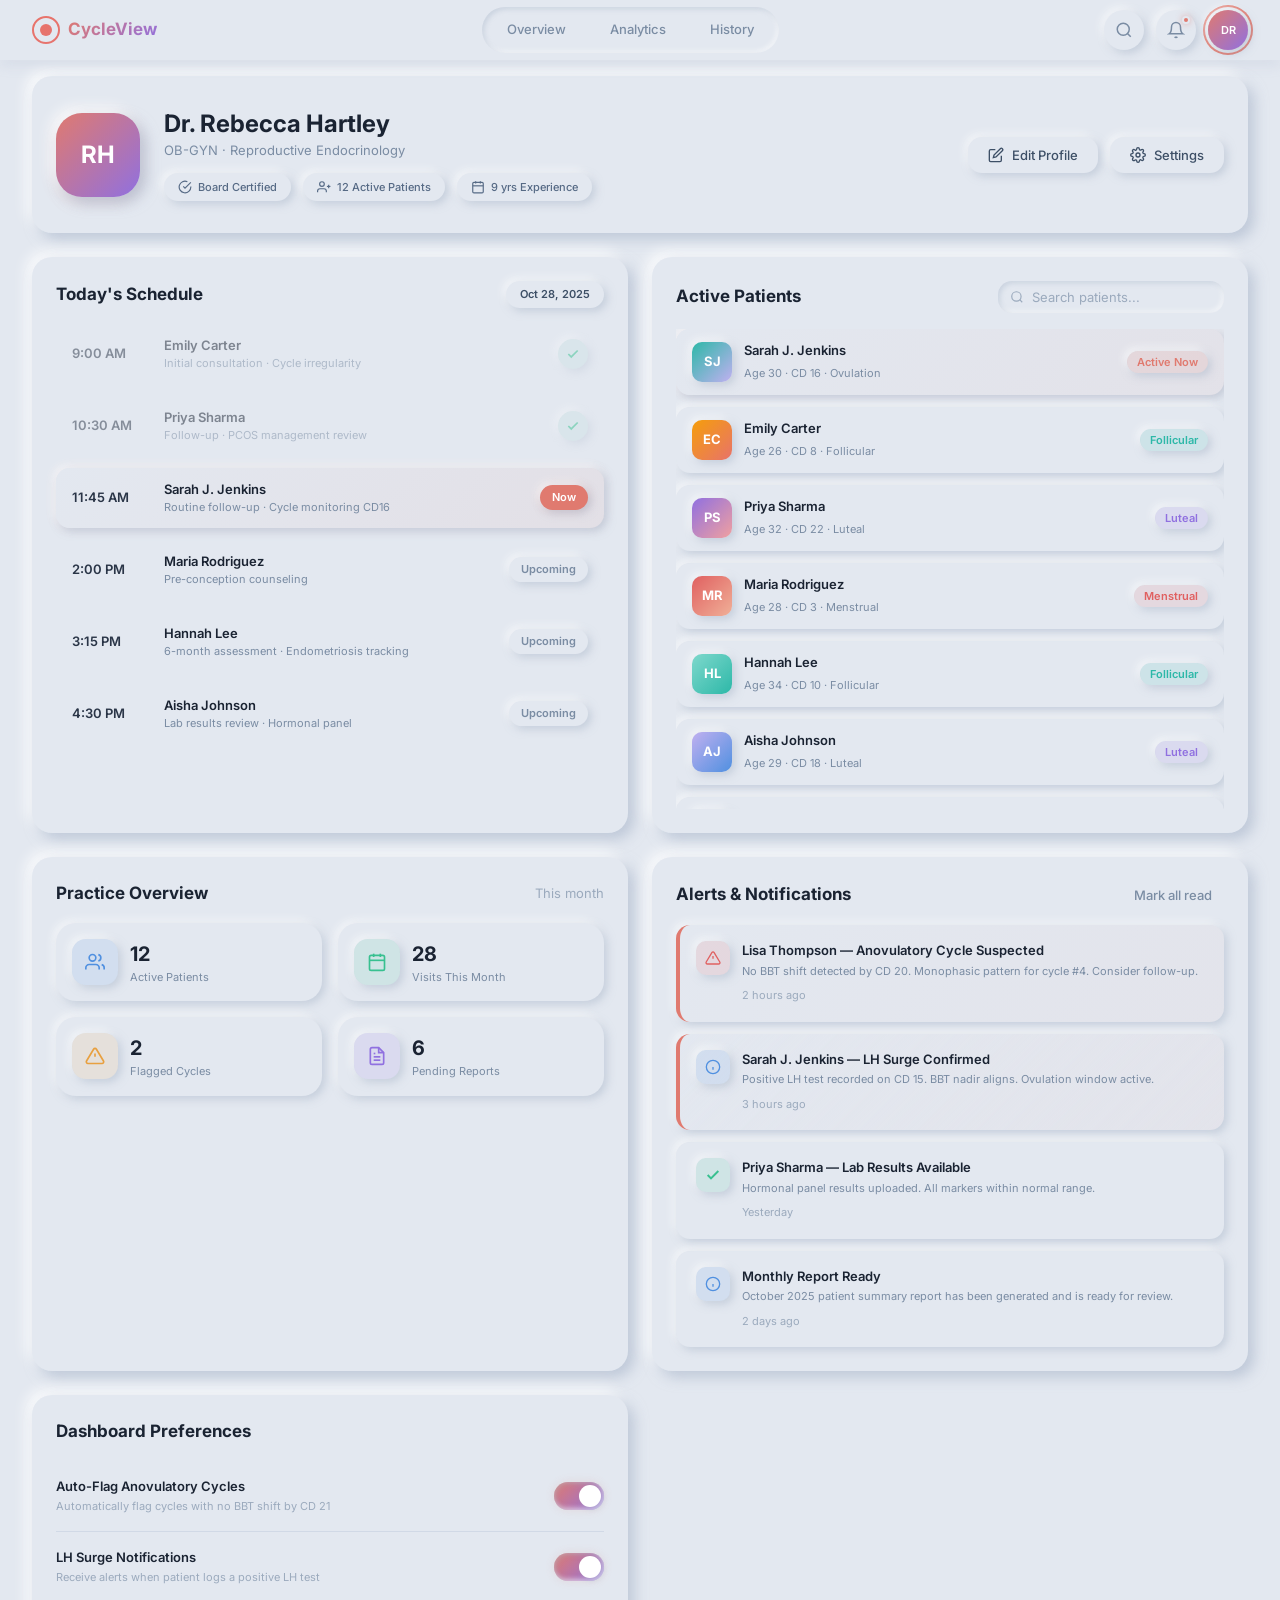
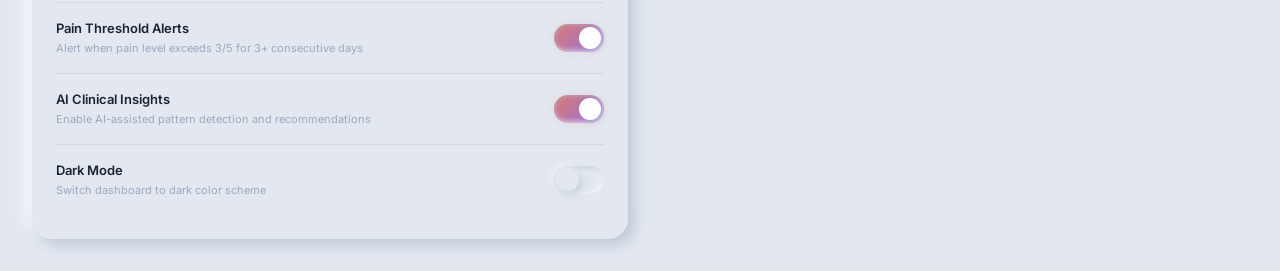
<file: doctor.html>
<!DOCTYPE html>
<html lang="en">
<head>
    <meta charset="UTF-8">
    <meta name="viewport" content="width=device-width, initial-scale=1.0">
    <title>CycleView — Doctor Profile</title>
    <meta name="description" content="Doctor profile, patient roster, schedule, and dashboard settings.">
    <link rel="preconnect" href="https://fonts.googleapis.com">
    <link rel="preconnect" href="https://fonts.gstatic.com" crossorigin>
    <link href="https://fonts.googleapis.com/css2?family=Inter:wght@300;400;500;600;700&display=swap" rel="stylesheet">
    <link rel="stylesheet" href="styles.css">
    <link rel="stylesheet" href="pages.css">
</head>
<body>
    <!-- Top Navigation -->
    <nav id="main-nav" class="top-nav">
        <div class="nav-left">
            <a href="index.html" class="logo" style="text-decoration:none">
                <svg width="28" height="28" viewBox="0 0 28 28" fill="none">
                    <circle cx="14" cy="14" r="13" stroke="url(#lg3)" stroke-width="2"/>
                    <circle cx="14" cy="14" r="6" fill="url(#lg3)"/>
                    <defs><linearGradient id="lg3" x1="0" y1="0" x2="28" y2="28"><stop stop-color="#E8736A"/><stop offset="1" stop-color="#A78BFA"/></linearGradient></defs>
                </svg>
                <span class="logo-text">CycleView</span>
            </a>
        </div>
        <div class="nav-center">
            <a href="index.html" class="nav-tab">Overview</a>
            <a href="analytics.html" class="nav-tab">Analytics</a>
            <a href="history.html" class="nav-tab">History</a>
        </div>
        <div class="nav-right">
            <button class="icon-btn" aria-label="Search">
                <svg width="18" height="18" viewBox="0 0 24 24" fill="none" stroke="currentColor" stroke-width="2"><circle cx="11" cy="11" r="8"/><path d="m21 21-4.35-4.35"/></svg>
            </button>
            <button class="icon-btn" aria-label="Notifications">
                <svg width="18" height="18" viewBox="0 0 24 24" fill="none" stroke="currentColor" stroke-width="2"><path d="M18 8A6 6 0 0 0 6 8c0 7-3 9-3 9h18s-3-2-3-9"/><path d="M13.73 21a2 2 0 0 1-3.46 0"/></svg>
                <span class="notification-dot"></span>
            </button>
            <a href="doctor.html" class="avatar-small active-avatar"><span>DR</span></a>
        </div>
    </nav>

    <main class="dashboard">
        <!-- Doctor Profile Header -->
        <section class="profile-hero glass-card" id="doctor-profile-header">
            <div class="profile-hero-left">
                <div class="profile-avatar-large">
                    <span>RH</span>
                </div>
                <div class="profile-info">
                    <h1 class="profile-name">Dr. Rebecca Hartley</h1>
                    <p class="profile-title">OB-GYN · Reproductive Endocrinology</p>
                    <div class="profile-badges">
                        <span class="dr-badge">
                            <svg width="14" height="14" viewBox="0 0 24 24" fill="none" stroke="currentColor" stroke-width="2"><path d="M22 11.08V12a10 10 0 1 1-5.93-9.14"/><polyline points="22 4 12 14.01 9 11.01"/></svg>
                            Board Certified
                        </span>
                        <span class="dr-badge">
                            <svg width="14" height="14" viewBox="0 0 24 24" fill="none" stroke="currentColor" stroke-width="2"><path d="M16 21v-2a4 4 0 0 0-4-4H5a4 4 0 0 0-4 4v2"/><circle cx="8.5" cy="7" r="4"/><line x1="20" y1="8" x2="20" y2="14"/><line x1="23" y1="11" x2="17" y2="11"/></svg>
                            12 Active Patients
                        </span>
                        <span class="dr-badge">
                            <svg width="14" height="14" viewBox="0 0 24 24" fill="none" stroke="currentColor" stroke-width="2"><rect x="3" y="4" width="18" height="18" rx="2" ry="2"/><line x1="16" y1="2" x2="16" y2="6"/><line x1="8" y1="2" x2="8" y2="6"/><line x1="3" y1="10" x2="21" y2="10"/></svg>
                            9 yrs Experience
                        </span>
                    </div>
                </div>
            </div>
            <div class="profile-hero-right">
                <button class="btn-secondary" id="btn-edit-profile">
                    <svg width="16" height="16" viewBox="0 0 24 24" fill="none" stroke="currentColor" stroke-width="2"><path d="M11 4H4a2 2 0 0 0-2 2v14a2 2 0 0 0 2 2h14a2 2 0 0 0 2-2v-7"/><path d="M18.5 2.5a2.121 2.121 0 0 1 3 3L12 15l-4 1 1-4 9.5-9.5z"/></svg>
                    Edit Profile
                </button>
                <button class="btn-secondary" id="btn-settings">
                    <svg width="16" height="16" viewBox="0 0 24 24" fill="none" stroke="currentColor" stroke-width="2"><circle cx="12" cy="12" r="3"/><path d="M19.4 15a1.65 1.65 0 0 0 .33 1.82l.06.06a2 2 0 0 1 0 2.83 2 2 0 0 1-2.83 0l-.06-.06a1.65 1.65 0 0 0-1.82-.33 1.65 1.65 0 0 0-1 1.51V21a2 2 0 0 1-2 2 2 2 0 0 1-2-2v-.09A1.65 1.65 0 0 0 9 19.4a1.65 1.65 0 0 0-1.82.33l-.06.06a2 2 0 0 1-2.83 0 2 2 0 0 1 0-2.83l.06-.06A1.65 1.65 0 0 0 4.68 15a1.65 1.65 0 0 0-1.51-1H3a2 2 0 0 1-2-2 2 2 0 0 1 2-2h.09A1.65 1.65 0 0 0 4.6 9a1.65 1.65 0 0 0-.33-1.82l-.06-.06a2 2 0 0 1 0-2.83 2 2 0 0 1 2.83 0l.06.06A1.65 1.65 0 0 0 9 4.68a1.65 1.65 0 0 0 1-1.51V3a2 2 0 0 1 2-2 2 2 0 0 1 2 2v.09a1.65 1.65 0 0 0 1 1.51 1.65 1.65 0 0 0 1.82-.33l.06-.06a2 2 0 0 1 2.83 0 2 2 0 0 1 0 2.83l-.06.06A1.65 1.65 0 0 0 19.4 9a1.65 1.65 0 0 0 1.51 1H21a2 2 0 0 1 2 2 2 2 0 0 1-2 2h-.09a1.65 1.65 0 0 0-1.51 1z"/></svg>
                    Settings
                </button>
            </div>
        </section>

        <div class="doctor-grid">
            <!-- Today's Schedule -->
            <section class="glass-card" id="today-schedule">
                <div class="section-header">
                    <h2>Today's Schedule</h2>
                    <span class="badge-day">Oct 28, 2025</span>
                </div>
                <div class="schedule-list">
                    <div class="schedule-item completed">
                        <div class="schedule-time">9:00 AM</div>
                        <div class="schedule-info">
                            <h3>Emily Carter</h3>
                            <p>Initial consultation · Cycle irregularity</p>
                        </div>
                        <span class="schedule-status done">
                            <svg width="14" height="14" viewBox="0 0 24 24" fill="none" stroke="currentColor" stroke-width="3"><polyline points="20 6 9 17 4 12"/></svg>
                        </span>
                    </div>
                    <div class="schedule-item completed">
                        <div class="schedule-time">10:30 AM</div>
                        <div class="schedule-info">
                            <h3>Priya Sharma</h3>
                            <p>Follow-up · PCOS management review</p>
                        </div>
                        <span class="schedule-status done">
                            <svg width="14" height="14" viewBox="0 0 24 24" fill="none" stroke="currentColor" stroke-width="3"><polyline points="20 6 9 17 4 12"/></svg>
                        </span>
                    </div>
                    <div class="schedule-item active-appointment">
                        <div class="schedule-time">11:45 AM</div>
                        <div class="schedule-info">
                            <h3>Sarah J. Jenkins</h3>
                            <p>Routine follow-up · Cycle monitoring CD16</p>
                        </div>
                        <span class="schedule-status in-progress">Now</span>
                    </div>
                    <div class="schedule-item upcoming">
                        <div class="schedule-time">2:00 PM</div>
                        <div class="schedule-info">
                            <h3>Maria Rodriguez</h3>
                            <p>Pre-conception counseling</p>
                        </div>
                        <span class="schedule-status pending">Upcoming</span>
                    </div>
                    <div class="schedule-item upcoming">
                        <div class="schedule-time">3:15 PM</div>
                        <div class="schedule-info">
                            <h3>Hannah Lee</h3>
                            <p>6-month assessment · Endometriosis tracking</p>
                        </div>
                        <span class="schedule-status pending">Upcoming</span>
                    </div>
                    <div class="schedule-item upcoming">
                        <div class="schedule-time">4:30 PM</div>
                        <div class="schedule-info">
                            <h3>Aisha Johnson</h3>
                            <p>Lab results review · Hormonal panel</p>
                        </div>
                        <span class="schedule-status pending">Upcoming</span>
                    </div>
                </div>
            </section>

            <!-- Patient Roster -->
            <section class="glass-card" id="patient-roster">
                <div class="section-header">
                    <h2>Active Patients</h2>
                    <div class="search-box compact">
                        <svg width="14" height="14" viewBox="0 0 24 24" fill="none" stroke="currentColor" stroke-width="2"><circle cx="11" cy="11" r="8"/><path d="m21 21-4.35-4.35"/></svg>
                        <input type="text" placeholder="Search patients..." class="search-input" id="patient-search">
                    </div>
                </div>
                <div class="patient-roster-list" id="patient-list">
                    <a href="index.html" class="roster-item active-patient">
                        <div class="roster-avatar" style="background: linear-gradient(135deg, var(--follicular), var(--luteal-soft));">SJ</div>
                        <div class="roster-info">
                            <h3>Sarah J. Jenkins</h3>
                            <span>Age 30 · CD 16 · Ovulation</span>
                        </div>
                        <span class="phase-badge ovulation">Active Now</span>
                    </a>
                    <a href="#" class="roster-item">
                        <div class="roster-avatar" style="background: linear-gradient(135deg, #F59E0B, #E8736A);">EC</div>
                        <div class="roster-info">
                            <h3>Emily Carter</h3>
                            <span>Age 26 · CD 8 · Follicular</span>
                        </div>
                        <span class="phase-badge follicular">Follicular</span>
                    </a>
                    <a href="#" class="roster-item">
                        <div class="roster-avatar" style="background: linear-gradient(135deg, var(--luteal), var(--menstrual-soft));">PS</div>
                        <div class="roster-info">
                            <h3>Priya Sharma</h3>
                            <span>Age 32 · CD 22 · Luteal</span>
                        </div>
                        <span class="phase-badge luteal">Luteal</span>
                    </a>
                    <a href="#" class="roster-item">
                        <div class="roster-avatar" style="background: linear-gradient(135deg, var(--menstrual), var(--ovulation-soft));">MR</div>
                        <div class="roster-info">
                            <h3>Maria Rodriguez</h3>
                            <span>Age 28 · CD 3 · Menstrual</span>
                        </div>
                        <span class="phase-badge menstrual">Menstrual</span>
                    </a>
                    <a href="#" class="roster-item">
                        <div class="roster-avatar" style="background: linear-gradient(135deg, var(--follicular-soft), var(--follicular));">HL</div>
                        <div class="roster-info">
                            <h3>Hannah Lee</h3>
                            <span>Age 34 · CD 10 · Follicular</span>
                        </div>
                        <span class="phase-badge follicular">Follicular</span>
                    </a>
                    <a href="#" class="roster-item">
                        <div class="roster-avatar" style="background: linear-gradient(135deg, var(--luteal-soft), var(--info));">AJ</div>
                        <div class="roster-info">
                            <h3>Aisha Johnson</h3>
                            <span>Age 29 · CD 18 · Luteal</span>
                        </div>
                        <span class="phase-badge luteal">Luteal</span>
                    </a>
                    <a href="#" class="roster-item">
                        <div class="roster-avatar" style="background: linear-gradient(135deg, var(--ovulation), var(--warning));">LT</div>
                        <div class="roster-info">
                            <h3>Lisa Thompson</h3>
                            <span>Age 31 · CD 15 · Ovulation</span>
                        </div>
                        <span class="phase-badge ovulation">Ovulation</span>
                    </a>
                    <a href="#" class="roster-item">
                        <div class="roster-avatar" style="background: linear-gradient(135deg, var(--positive), var(--follicular));">KW</div>
                        <div class="roster-info">
                            <h3>Karen Wilson</h3>
                            <span>Age 35 · CD 25 · Luteal</span>
                        </div>
                        <span class="phase-badge luteal">Luteal</span>
                    </a>
                </div>
            </section>

            <!-- Quick Stats -->
            <section class="glass-card" id="doctor-stats">
                <div class="section-header">
                    <h2>Practice Overview</h2>
                    <span class="section-subtitle">This month</span>
                </div>
                <div class="dr-stats-grid">
                    <div class="dr-stat-card">
                        <div class="dr-stat-icon" style="background: var(--info-bg); color: var(--info);">
                            <svg width="20" height="20" viewBox="0 0 24 24" fill="none" stroke="currentColor" stroke-width="2"><path d="M17 21v-2a4 4 0 0 0-4-4H5a4 4 0 0 0-4 4v2"/><circle cx="9" cy="7" r="4"/><path d="M23 21v-2a4 4 0 0 0-3-3.87"/><path d="M16 3.13a4 4 0 0 1 0 7.75"/></svg>
                        </div>
                        <div class="dr-stat-info">
                            <span class="dr-stat-value">12</span>
                            <span class="dr-stat-label">Active Patients</span>
                        </div>
                    </div>
                    <div class="dr-stat-card">
                        <div class="dr-stat-icon" style="background: var(--positive-bg); color: var(--positive);">
                            <svg width="20" height="20" viewBox="0 0 24 24" fill="none" stroke="currentColor" stroke-width="2"><rect x="3" y="4" width="18" height="18" rx="2" ry="2"/><line x1="16" y1="2" x2="16" y2="6"/><line x1="8" y1="2" x2="8" y2="6"/><line x1="3" y1="10" x2="21" y2="10"/></svg>
                        </div>
                        <div class="dr-stat-info">
                            <span class="dr-stat-value">28</span>
                            <span class="dr-stat-label">Visits This Month</span>
                        </div>
                    </div>
                    <div class="dr-stat-card">
                        <div class="dr-stat-icon" style="background: var(--warning-bg); color: var(--warning);">
                            <svg width="20" height="20" viewBox="0 0 24 24" fill="none" stroke="currentColor" stroke-width="2"><path d="M10.29 3.86L1.82 18a2 2 0 0 0 1.71 3h16.94a2 2 0 0 0 1.71-3L13.71 3.86a2 2 0 0 0-3.42 0z"/><line x1="12" y1="9" x2="12" y2="13"/><line x1="12" y1="17" x2="12.01" y2="17"/></svg>
                        </div>
                        <div class="dr-stat-info">
                            <span class="dr-stat-value">2</span>
                            <span class="dr-stat-label">Flagged Cycles</span>
                        </div>
                    </div>
                    <div class="dr-stat-card">
                        <div class="dr-stat-icon" style="background: var(--luteal-bg); color: var(--luteal);">
                            <svg width="20" height="20" viewBox="0 0 24 24" fill="none" stroke="currentColor" stroke-width="2"><path d="M14 2H6a2 2 0 0 0-2 2v16a2 2 0 0 0 2 2h12a2 2 0 0 0 2-2V8z"/><polyline points="14 2 14 8 20 8"/><line x1="16" y1="13" x2="8" y2="13"/><line x1="16" y1="17" x2="8" y2="17"/><polyline points="10 9 9 9 8 9"/></svg>
                        </div>
                        <div class="dr-stat-info">
                            <span class="dr-stat-value">6</span>
                            <span class="dr-stat-label">Pending Reports</span>
                        </div>
                    </div>
                </div>
            </section>

            <!-- Alerts & Notifications -->
            <section class="glass-card" id="alerts-section">
                <div class="section-header">
                    <h2>Alerts & Notifications</h2>
                    <button class="btn-text" id="btn-mark-all-read">Mark all read</button>
                </div>
                <div class="alerts-list">
                    <div class="alert-item unread">
                        <div class="alert-icon urgent">
                            <svg width="16" height="16" viewBox="0 0 24 24" fill="none" stroke="currentColor" stroke-width="2"><path d="M10.29 3.86L1.82 18a2 2 0 0 0 1.71 3h16.94a2 2 0 0 0 1.71-3L13.71 3.86a2 2 0 0 0-3.42 0z"/><line x1="12" y1="9" x2="12" y2="13"/><line x1="12" y1="17" x2="12.01" y2="17"/></svg>
                        </div>
                        <div class="alert-content">
                            <strong>Lisa Thompson — Anovulatory Cycle Suspected</strong>
                            <p>No BBT shift detected by CD 20. Monophasic pattern for cycle #4. Consider follow-up.</p>
                            <span class="alert-time">2 hours ago</span>
                        </div>
                    </div>
                    <div class="alert-item unread">
                        <div class="alert-icon info">
                            <svg width="16" height="16" viewBox="0 0 24 24" fill="none" stroke="currentColor" stroke-width="2"><circle cx="12" cy="12" r="10"/><line x1="12" y1="16" x2="12" y2="12"/><line x1="12" y1="8" x2="12.01" y2="8"/></svg>
                        </div>
                        <div class="alert-content">
                            <strong>Sarah J. Jenkins — LH Surge Confirmed</strong>
                            <p>Positive LH test recorded on CD 15. BBT nadir aligns. Ovulation window active.</p>
                            <span class="alert-time">3 hours ago</span>
                        </div>
                    </div>
                    <div class="alert-item">
                        <div class="alert-icon success">
                            <svg width="16" height="16" viewBox="0 0 24 24" fill="none" stroke="currentColor" stroke-width="3"><polyline points="20 6 9 17 4 12"/></svg>
                        </div>
                        <div class="alert-content">
                            <strong>Priya Sharma — Lab Results Available</strong>
                            <p>Hormonal panel results uploaded. All markers within normal range.</p>
                            <span class="alert-time">Yesterday</span>
                        </div>
                    </div>
                    <div class="alert-item">
                        <div class="alert-icon info">
                            <svg width="16" height="16" viewBox="0 0 24 24" fill="none" stroke="currentColor" stroke-width="2"><circle cx="12" cy="12" r="10"/><line x1="12" y1="16" x2="12" y2="12"/><line x1="12" y1="8" x2="12.01" y2="8"/></svg>
                        </div>
                        <div class="alert-content">
                            <strong>Monthly Report Ready</strong>
                            <p>October 2025 patient summary report has been generated and is ready for review.</p>
                            <span class="alert-time">2 days ago</span>
                        </div>
                    </div>
                </div>
            </section>

            <!-- Quick Settings -->
            <section class="glass-card" id="quick-settings">
                <div class="section-header">
                    <h2>Dashboard Preferences</h2>
                </div>
                <div class="settings-list">
                    <div class="setting-item">
                        <div class="setting-info">
                            <h3>Auto-Flag Anovulatory Cycles</h3>
                            <p>Automatically flag cycles with no BBT shift by CD 21</p>
                        </div>
                        <label class="toggle-switch">
                            <input type="checkbox" checked>
                            <span class="toggle-slider"></span>
                        </label>
                    </div>
                    <div class="setting-item">
                        <div class="setting-info">
                            <h3>LH Surge Notifications</h3>
                            <p>Receive alerts when patient logs a positive LH test</p>
                        </div>
                        <label class="toggle-switch">
                            <input type="checkbox" checked>
                            <span class="toggle-slider"></span>
                        </label>
                    </div>
                    <div class="setting-item">
                        <div class="setting-info">
                            <h3>Pain Threshold Alerts</h3>
                            <p>Alert when pain level exceeds 3/5 for 3+ consecutive days</p>
                        </div>
                        <label class="toggle-switch">
                            <input type="checkbox" checked>
                            <span class="toggle-slider"></span>
                        </label>
                    </div>
                    <div class="setting-item">
                        <div class="setting-info">
                            <h3>AI Clinical Insights</h3>
                            <p>Enable AI-assisted pattern detection and recommendations</p>
                        </div>
                        <label class="toggle-switch">
                            <input type="checkbox" checked>
                            <span class="toggle-slider"></span>
                        </label>
                    </div>
                    <div class="setting-item">
                        <div class="setting-info">
                            <h3>Dark Mode</h3>
                            <p>Switch dashboard to dark color scheme</p>
                        </div>
                        <label class="toggle-switch">
                            <input type="checkbox">
                            <span class="toggle-slider"></span>
                        </label>
                    </div>
                </div>
            </section>
        </div>
    </main>

    <script>
        // Patient search filter
        document.addEventListener('DOMContentLoaded', () => {
            const search = document.getElementById('patient-search');
            if (search) {
                search.addEventListener('input', (e) => {
                    const q = e.target.value.toLowerCase();
                    document.querySelectorAll('.roster-item').forEach(item => {
                        item.style.display = item.textContent.toLowerCase().includes(q) ? '' : 'none';
                    });
                });
            }

            // Mark all read
            const markBtn = document.getElementById('btn-mark-all-read');
            if (markBtn) {
                markBtn.addEventListener('click', () => {
                    document.querySelectorAll('.alert-item.unread').forEach(a => a.classList.remove('unread'));
                    markBtn.textContent = 'All read ✓';
                    markBtn.style.color = 'var(--positive)';
                });
            }
        });
    </script>
</body>
</html>
</file>
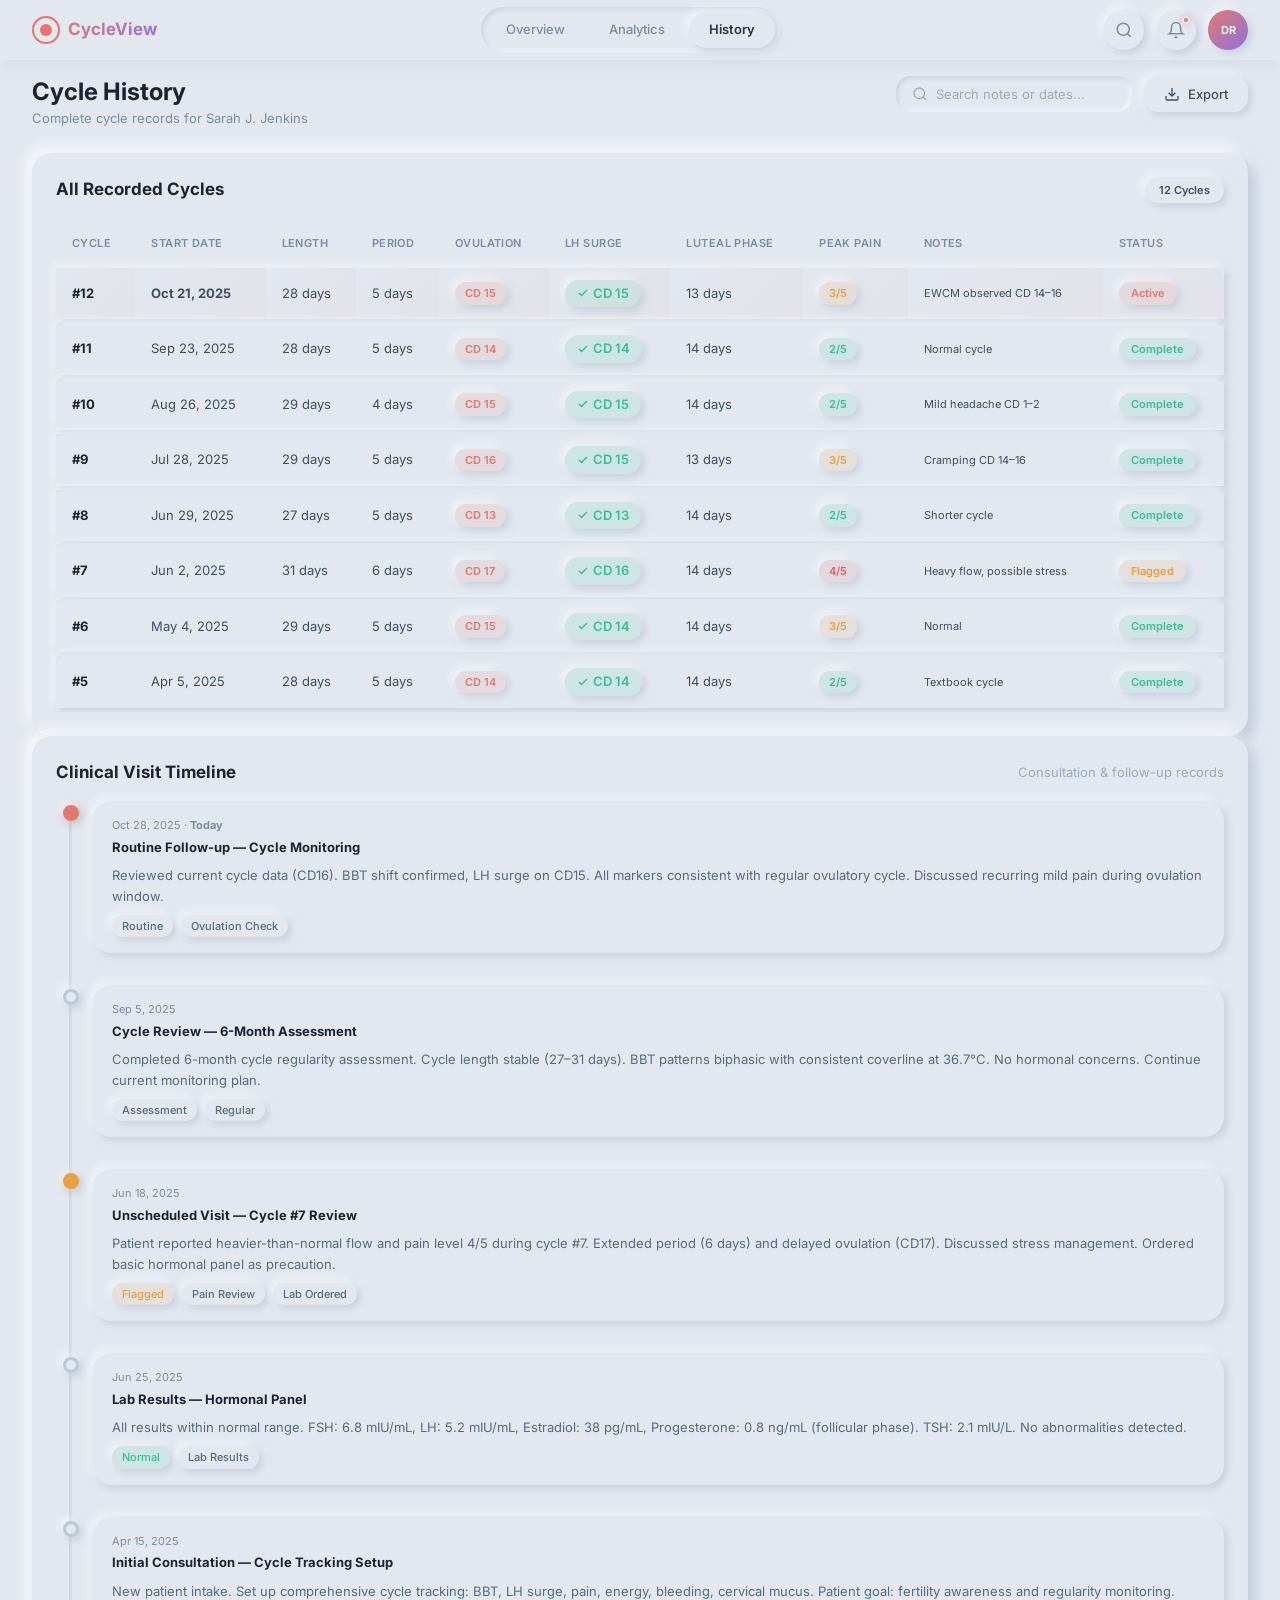
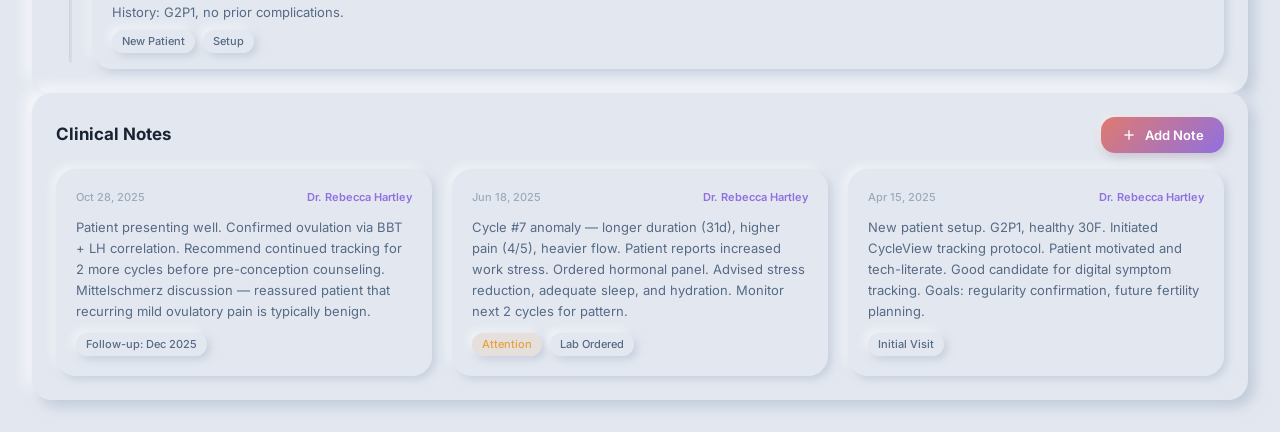
<file: history.html>
<!DOCTYPE html>
<html lang="en">
<head>
    <meta charset="UTF-8">
    <meta name="viewport" content="width=device-width, initial-scale=1.0">
    <title>CycleView — Cycle History</title>
    <meta name="description" content="Complete menstrual cycle history, visit timeline, and historical comparison for clinical review.">
    <link rel="preconnect" href="https://fonts.googleapis.com">
    <link rel="preconnect" href="https://fonts.gstatic.com" crossorigin>
    <link href="https://fonts.googleapis.com/css2?family=Inter:wght@300;400;500;600;700&display=swap" rel="stylesheet">
    <link rel="stylesheet" href="styles.css">
    <link rel="stylesheet" href="pages.css">
</head>
<body>
    <!-- Top Navigation -->
    <nav id="main-nav" class="top-nav">
        <div class="nav-left">
            <a href="index.html" class="logo" style="text-decoration:none">
                <svg width="28" height="28" viewBox="0 0 28 28" fill="none">
                    <circle cx="14" cy="14" r="13" stroke="url(#lg2)" stroke-width="2"/>
                    <circle cx="14" cy="14" r="6" fill="url(#lg2)"/>
                    <defs><linearGradient id="lg2" x1="0" y1="0" x2="28" y2="28"><stop stop-color="#E8736A"/><stop offset="1" stop-color="#A78BFA"/></linearGradient></defs>
                </svg>
                <span class="logo-text">CycleView</span>
            </a>
        </div>
        <div class="nav-center">
            <a href="index.html" class="nav-tab">Overview</a>
            <a href="analytics.html" class="nav-tab">Analytics</a>
            <a href="history.html" class="nav-tab active">History</a>
        </div>
        <div class="nav-right">
            <button class="icon-btn" aria-label="Search">
                <svg width="18" height="18" viewBox="0 0 24 24" fill="none" stroke="currentColor" stroke-width="2"><circle cx="11" cy="11" r="8"/><path d="m21 21-4.35-4.35"/></svg>
            </button>
            <button class="icon-btn" aria-label="Notifications">
                <svg width="18" height="18" viewBox="0 0 24 24" fill="none" stroke="currentColor" stroke-width="2"><path d="M18 8A6 6 0 0 0 6 8c0 7-3 9-3 9h18s-3-2-3-9"/><path d="M13.73 21a2 2 0 0 1-3.46 0"/></svg>
                <span class="notification-dot"></span>
            </button>
            <a href="doctor.html" class="avatar-small"><span>DR</span></a>
        </div>
    </nav>

    <main class="dashboard">
        <!-- Page Header -->
        <div class="page-title-bar">
            <div>
                <h1 class="page-title">Cycle History</h1>
                <p class="page-subtitle">Complete cycle records for Sarah J. Jenkins</p>
            </div>
            <div class="page-actions">
                <div class="search-box" id="history-search">
                    <svg width="16" height="16" viewBox="0 0 24 24" fill="none" stroke="currentColor" stroke-width="2"><circle cx="11" cy="11" r="8"/><path d="m21 21-4.35-4.35"/></svg>
                    <input type="text" placeholder="Search notes or dates..." class="search-input">
                </div>
                <button class="btn-secondary" id="btn-export-history">
                    <svg width="16" height="16" viewBox="0 0 24 24" fill="none" stroke="currentColor" stroke-width="2"><path d="M21 15v4a2 2 0 0 1-2 2H5a2 2 0 0 1-2-2v-4"/><polyline points="7 10 12 15 17 10"/><line x1="12" y1="15" x2="12" y2="3"/></svg>
                    Export
                </button>
            </div>
        </div>

        <!-- Cycle History Table -->
        <section class="glass-card" id="history-table-section">
            <div class="section-header">
                <h2>All Recorded Cycles</h2>
                <span class="badge-day">12 Cycles</span>
            </div>
            <div class="table-wrapper">
                <table class="data-table" id="cycles-table">
                    <thead>
                        <tr>
                            <th>Cycle</th>
                            <th>Start Date</th>
                            <th>Length</th>
                            <th>Period</th>
                            <th>Ovulation</th>
                            <th>LH Surge</th>
                            <th>Luteal Phase</th>
                            <th>Peak Pain</th>
                            <th>Notes</th>
                            <th>Status</th>
                        </tr>
                    </thead>
                    <tbody>
                        <tr class="row-current">
                            <td><span class="cycle-num">#12</span></td>
                            <td><strong>Oct 21, 2025</strong></td>
                            <td>28 days</td>
                            <td>5 days</td>
                            <td><span class="phase-badge ovulation">CD 15</span></td>
                            <td><span class="lh-result positive"><svg width="12" height="12" viewBox="0 0 24 24" fill="none" stroke="currentColor" stroke-width="3"><polyline points="20 6 9 17 4 12"/></svg> CD 15</span></td>
                            <td>13 days</td>
                            <td><span class="pain-level moderate">3/5</span></td>
                            <td class="note-cell">EWCM observed CD 14–16</td>
                            <td><span class="status-badge active">Active</span></td>
                        </tr>
                        <tr>
                            <td><span class="cycle-num">#11</span></td>
                            <td>Sep 23, 2025</td>
                            <td>28 days</td>
                            <td>5 days</td>
                            <td><span class="phase-badge ovulation">CD 14</span></td>
                            <td><span class="lh-result positive"><svg width="12" height="12" viewBox="0 0 24 24" fill="none" stroke="currentColor" stroke-width="3"><polyline points="20 6 9 17 4 12"/></svg> CD 14</span></td>
                            <td>14 days</td>
                            <td><span class="pain-level mild">2/5</span></td>
                            <td class="note-cell">Normal cycle</td>
                            <td><span class="status-badge complete">Complete</span></td>
                        </tr>
                        <tr>
                            <td><span class="cycle-num">#10</span></td>
                            <td>Aug 26, 2025</td>
                            <td>29 days</td>
                            <td>4 days</td>
                            <td><span class="phase-badge ovulation">CD 15</span></td>
                            <td><span class="lh-result positive"><svg width="12" height="12" viewBox="0 0 24 24" fill="none" stroke="currentColor" stroke-width="3"><polyline points="20 6 9 17 4 12"/></svg> CD 15</span></td>
                            <td>14 days</td>
                            <td><span class="pain-level mild">2/5</span></td>
                            <td class="note-cell">Mild headache CD 1–2</td>
                            <td><span class="status-badge complete">Complete</span></td>
                        </tr>
                        <tr>
                            <td><span class="cycle-num">#9</span></td>
                            <td>Jul 28, 2025</td>
                            <td>29 days</td>
                            <td>5 days</td>
                            <td><span class="phase-badge ovulation">CD 16</span></td>
                            <td><span class="lh-result positive"><svg width="12" height="12" viewBox="0 0 24 24" fill="none" stroke="currentColor" stroke-width="3"><polyline points="20 6 9 17 4 12"/></svg> CD 15</span></td>
                            <td>13 days</td>
                            <td><span class="pain-level moderate">3/5</span></td>
                            <td class="note-cell">Cramping CD 14–16</td>
                            <td><span class="status-badge complete">Complete</span></td>
                        </tr>
                        <tr>
                            <td><span class="cycle-num">#8</span></td>
                            <td>Jun 29, 2025</td>
                            <td>27 days</td>
                            <td>5 days</td>
                            <td><span class="phase-badge ovulation">CD 13</span></td>
                            <td><span class="lh-result positive"><svg width="12" height="12" viewBox="0 0 24 24" fill="none" stroke="currentColor" stroke-width="3"><polyline points="20 6 9 17 4 12"/></svg> CD 13</span></td>
                            <td>14 days</td>
                            <td><span class="pain-level mild">2/5</span></td>
                            <td class="note-cell">Shorter cycle</td>
                            <td><span class="status-badge complete">Complete</span></td>
                        </tr>
                        <tr>
                            <td><span class="cycle-num">#7</span></td>
                            <td>Jun 2, 2025</td>
                            <td>31 days</td>
                            <td>6 days</td>
                            <td><span class="phase-badge ovulation">CD 17</span></td>
                            <td><span class="lh-result positive"><svg width="12" height="12" viewBox="0 0 24 24" fill="none" stroke="currentColor" stroke-width="3"><polyline points="20 6 9 17 4 12"/></svg> CD 16</span></td>
                            <td>14 days</td>
                            <td><span class="pain-level high">4/5</span></td>
                            <td class="note-cell">Heavy flow, possible stress</td>
                            <td><span class="status-badge flagged">Flagged</span></td>
                        </tr>
                        <tr>
                            <td><span class="cycle-num">#6</span></td>
                            <td>May 4, 2025</td>
                            <td>29 days</td>
                            <td>5 days</td>
                            <td><span class="phase-badge ovulation">CD 15</span></td>
                            <td><span class="lh-result positive"><svg width="12" height="12" viewBox="0 0 24 24" fill="none" stroke="currentColor" stroke-width="3"><polyline points="20 6 9 17 4 12"/></svg> CD 14</span></td>
                            <td>14 days</td>
                            <td><span class="pain-level moderate">3/5</span></td>
                            <td class="note-cell">Normal</td>
                            <td><span class="status-badge complete">Complete</span></td>
                        </tr>
                        <tr>
                            <td><span class="cycle-num">#5</span></td>
                            <td>Apr 5, 2025</td>
                            <td>28 days</td>
                            <td>5 days</td>
                            <td><span class="phase-badge ovulation">CD 14</span></td>
                            <td><span class="lh-result positive"><svg width="12" height="12" viewBox="0 0 24 24" fill="none" stroke="currentColor" stroke-width="3"><polyline points="20 6 9 17 4 12"/></svg> CD 14</span></td>
                            <td>14 days</td>
                            <td><span class="pain-level mild">2/5</span></td>
                            <td class="note-cell">Textbook cycle</td>
                            <td><span class="status-badge complete">Complete</span></td>
                        </tr>
                    </tbody>
                </table>
            </div>
        </section>

        <!-- Visit Timeline -->
        <section class="glass-card" id="visit-timeline-section">
            <div class="section-header">
                <h2>Clinical Visit Timeline</h2>
                <span class="section-subtitle">Consultation & follow-up records</span>
            </div>
            <div class="timeline" id="visit-timeline">
                <div class="timeline-item">
                    <div class="timeline-marker current-visit"></div>
                    <div class="timeline-content">
                        <div class="timeline-date">Oct 28, 2025 · <strong>Today</strong></div>
                        <h3>Routine Follow-up — Cycle Monitoring</h3>
                        <p>Reviewed current cycle data (CD16). BBT shift confirmed, LH surge on CD15. All markers consistent with regular ovulatory cycle. Discussed recurring mild pain during ovulation window.</p>
                        <div class="timeline-tags">
                            <span class="timeline-tag">Routine</span>
                            <span class="timeline-tag">Ovulation Check</span>
                        </div>
                    </div>
                </div>
                <div class="timeline-item">
                    <div class="timeline-marker"></div>
                    <div class="timeline-content">
                        <div class="timeline-date">Sep 5, 2025</div>
                        <h3>Cycle Review — 6-Month Assessment</h3>
                        <p>Completed 6-month cycle regularity assessment. Cycle length stable (27–31 days). BBT patterns biphasic with consistent coverline at 36.7°C. No hormonal concerns. Continue current monitoring plan.</p>
                        <div class="timeline-tags">
                            <span class="timeline-tag">Assessment</span>
                            <span class="timeline-tag">Regular</span>
                        </div>
                    </div>
                </div>
                <div class="timeline-item">
                    <div class="timeline-marker flagged-visit"></div>
                    <div class="timeline-content">
                        <div class="timeline-date">Jun 18, 2025</div>
                        <h3>Unscheduled Visit — Cycle #7 Review</h3>
                        <p>Patient reported heavier-than-normal flow and pain level 4/5 during cycle #7. Extended period (6 days) and delayed ovulation (CD17). Discussed stress management. Ordered basic hormonal panel as precaution.</p>
                        <div class="timeline-tags">
                            <span class="timeline-tag warning-tag">Flagged</span>
                            <span class="timeline-tag">Pain Review</span>
                            <span class="timeline-tag">Lab Ordered</span>
                        </div>
                    </div>
                </div>
                <div class="timeline-item">
                    <div class="timeline-marker"></div>
                    <div class="timeline-content">
                        <div class="timeline-date">Jun 25, 2025</div>
                        <h3>Lab Results — Hormonal Panel</h3>
                        <p>All results within normal range. FSH: 6.8 mIU/mL, LH: 5.2 mIU/mL, Estradiol: 38 pg/mL, Progesterone: 0.8 ng/mL (follicular phase). TSH: 2.1 mIU/L. No abnormalities detected.</p>
                        <div class="timeline-tags">
                            <span class="timeline-tag positive-tag">Normal</span>
                            <span class="timeline-tag">Lab Results</span>
                        </div>
                    </div>
                </div>
                <div class="timeline-item">
                    <div class="timeline-marker"></div>
                    <div class="timeline-content">
                        <div class="timeline-date">Apr 15, 2025</div>
                        <h3>Initial Consultation — Cycle Tracking Setup</h3>
                        <p>New patient intake. Set up comprehensive cycle tracking: BBT, LH surge, pain, energy, bleeding, cervical mucus. Patient goal: fertility awareness and regularity monitoring. History: G2P1, no prior complications.</p>
                        <div class="timeline-tags">
                            <span class="timeline-tag">New Patient</span>
                            <span class="timeline-tag">Setup</span>
                        </div>
                    </div>
                </div>
            </div>
        </section>

        <!-- Clinical Notes -->
        <section class="glass-card" id="clinical-notes-section">
            <div class="section-header">
                <h2>Clinical Notes</h2>
                <button class="btn-primary" id="btn-add-note">
                    <svg width="16" height="16" viewBox="0 0 24 24" fill="none" stroke="currentColor" stroke-width="2"><line x1="12" y1="5" x2="12" y2="19"/><line x1="5" y1="12" x2="19" y2="12"/></svg>
                    Add Note
                </button>
            </div>
            <div class="notes-grid">
                <div class="note-card">
                    <div class="note-header">
                        <span class="note-date">Oct 28, 2025</span>
                        <span class="note-author">Dr. Rebecca Hartley</span>
                    </div>
                    <p class="note-body">Patient presenting well. Confirmed ovulation via BBT + LH correlation. Recommend continued tracking for 2 more cycles before pre-conception counseling. Mittelschmerz discussion — reassured patient that recurring mild ovulatory pain is typically benign.</p>
                    <div class="note-footer">
                        <span class="timeline-tag">Follow-up: Dec 2025</span>
                    </div>
                </div>
                <div class="note-card">
                    <div class="note-header">
                        <span class="note-date">Jun 18, 2025</span>
                        <span class="note-author">Dr. Rebecca Hartley</span>
                    </div>
                    <p class="note-body">Cycle #7 anomaly — longer duration (31d), higher pain (4/5), heavier flow. Patient reports increased work stress. Ordered hormonal panel. Advised stress reduction, adequate sleep, and hydration. Monitor next 2 cycles for pattern.</p>
                    <div class="note-footer">
                        <span class="timeline-tag warning-tag">Attention</span>
                        <span class="timeline-tag">Lab Ordered</span>
                    </div>
                </div>
                <div class="note-card">
                    <div class="note-header">
                        <span class="note-date">Apr 15, 2025</span>
                        <span class="note-author">Dr. Rebecca Hartley</span>
                    </div>
                    <p class="note-body">New patient setup. G2P1, healthy 30F. Initiated CycleView tracking protocol. Patient motivated and tech-literate. Good candidate for digital symptom tracking. Goals: regularity confirmation, future fertility planning.</p>
                    <div class="note-footer">
                        <span class="timeline-tag">Initial Visit</span>
                    </div>
                </div>
            </div>
        </section>
    </main>

    <script>
        // Simple search filter for history table
        document.addEventListener('DOMContentLoaded', () => {
            const searchInput = document.querySelector('.search-input');
            if (searchInput) {
                searchInput.addEventListener('input', (e) => {
                    const query = e.target.value.toLowerCase();
                    document.querySelectorAll('#cycles-table tbody tr').forEach(row => {
                        const text = row.textContent.toLowerCase();
                        row.style.display = text.includes(query) ? '' : 'none';
                    });
                });
            }
        });
    </script>
</body>
</html>
</file>
<file: styles.css>
/* ============================================
   CycleView — Neumorphism Theme
   Soft UI with extruded shapes & dual shadows
   ============================================ */

/* ---------- Design Tokens ---------- */
:root {
    /* Neumorphism Surface */
    --neu-bg: #E3E8F0;
    --neu-bg-light: #EDF1F7;
    --neu-bg-dark: #D1D9E6;
    --neu-surface: #E3E8F0;

    /* Neumorphic Shadows */
    --neu-shadow-out: 6px 6px 14px rgba(163,177,198,0.6), -6px -6px 14px rgba(255,255,255,0.8);
    --neu-shadow-out-sm: 3px 3px 8px rgba(163,177,198,0.5), -3px -3px 8px rgba(255,255,255,0.7);
    --neu-shadow-out-lg: 10px 10px 24px rgba(163,177,198,0.55), -10px -10px 24px rgba(255,255,255,0.85);
    --neu-shadow-in: inset 3px 3px 7px rgba(163,177,198,0.5), inset -3px -3px 7px rgba(255,255,255,0.7);
    --neu-shadow-in-sm: inset 2px 2px 5px rgba(163,177,198,0.4), inset -2px -2px 5px rgba(255,255,255,0.6);
    --neu-shadow-pressed: inset 4px 4px 10px rgba(163,177,198,0.6), inset -4px -4px 10px rgba(255,255,255,0.7);

    /* Primary Palette */
    --navy-900: #1A2332;
    --navy-800: #2A3547;
    --navy-700: #3D4F66;
    --navy-600: #566A85;
    --slate-500: #7A8CA3;
    --slate-400: #9BAABD;
    --slate-300: #BCC7D4;
    --slate-200: #D1D9E6;
    --slate-100: #E3E8F0;
    --slate-50: #EDF1F7;
    --white: #FFFFFF;

    /* Cycle Phase Colors (softened for neumorphism) */
    --menstrual: #E06060;
    --menstrual-bg: rgba(224,96,96,0.12);
    --menstrual-soft: #F0A0A0;
    --follicular: #2DB8A8;
    --follicular-bg: rgba(45,184,168,0.12);
    --follicular-soft: #7ED8CC;
    --ovulation: #E07A6F;
    --ovulation-bg: rgba(224,122,111,0.12);
    --ovulation-soft: #F0B098;
    --luteal: #9070E0;
    --luteal-bg: rgba(144,112,224,0.12);
    --luteal-soft: #C0B0F0;

    /* Semantic Colors */
    --positive: #38C090;
    --positive-bg: rgba(56,192,144,0.12);
    --warning: #E8A040;
    --warning-bg: rgba(232,160,64,0.12);
    --danger: #E06060;
    --danger-bg: rgba(224,96,96,0.12);
    --info: #5090E0;
    --info-bg: rgba(80,144,224,0.12);

    /* Symptom Colors */
    --pain-color: #E07A6F;
    --energy-color: #E8A040;
    --bleeding-color: #E06060;
    --lh-color: #9070E0;
    --mucus-color: #2DB8A8;

    /* Typography */
    --font-family: 'Inter', -apple-system, BlinkMacSystemFont, sans-serif;
    --text-xs: 0.6875rem;
    --text-sm: 0.8125rem;
    --text-base: 0.9375rem;
    --text-lg: 1.0625rem;
    --text-xl: 1.25rem;
    --text-2xl: 1.5rem;

    /* Spacing */
    --space-1: 0.25rem;
    --space-2: 0.5rem;
    --space-3: 0.75rem;
    --space-4: 1rem;
    --space-5: 1.25rem;
    --space-6: 1.5rem;
    --space-8: 2rem;
    --space-10: 2.5rem;

    /* Borders */
    --radius-sm: 10px;
    --radius-md: 14px;
    --radius-lg: 20px;
    --radius-xl: 26px;
    --radius-full: 50px;

    /* Transitions */
    --transition-fast: 150ms cubic-bezier(0.4, 0, 0.2, 1);
    --transition-base: 250ms cubic-bezier(0.4, 0, 0.2, 1);
    --transition-slow: 400ms cubic-bezier(0.4, 0, 0.2, 1);
}

/* ---------- Reset & Base ---------- */
*, *::before, *::after {
    box-sizing: border-box;
    margin: 0;
    padding: 0;
}

html {
    scroll-behavior: smooth;
    -webkit-font-smoothing: antialiased;
    -moz-osx-font-smoothing: grayscale;
}

body {
    font-family: var(--font-family);
    font-size: var(--text-base);
    color: var(--navy-800);
    background: var(--neu-bg);
    line-height: 1.5;
    min-height: 100vh;
}

/* ============================================
   NEUMORPHIC CARD — Core Component
   Raised from the surface with dual shadows
   ============================================ */
.glass-card {
    background: var(--neu-surface);
    border: none;
    border-radius: var(--radius-lg);
    padding: var(--space-6);
    box-shadow: var(--neu-shadow-out);
    transition: box-shadow var(--transition-base), transform var(--transition-base);
}

.glass-card:hover {
    box-shadow: var(--neu-shadow-out-lg);
    transform: translateY(-1px);
}

/* ============================================
   TOP NAVIGATION — Frosted Neumorphic Bar
   ============================================ */
.top-nav {
    position: fixed;
    top: 0;
    left: 0;
    right: 0;
    z-index: 100;
    display: flex;
    align-items: center;
    justify-content: space-between;
    padding: var(--space-3) var(--space-8);
    background: var(--neu-bg);
    border-bottom: none;
    box-shadow: 0 4px 12px rgba(163,177,198,0.25), 0 -2px 8px rgba(255,255,255,0.5);
    height: 60px;
}

.nav-left {
    display: flex;
    align-items: center;
}

.logo {
    display: flex;
    align-items: center;
    gap: var(--space-2);
    text-decoration: none;
}

.logo-text {
    font-size: var(--text-lg);
    font-weight: 700;
    background: linear-gradient(135deg, var(--ovulation), var(--luteal));
    -webkit-background-clip: text;
    -webkit-text-fill-color: transparent;
    background-clip: text;
}

.nav-center {
    display: flex;
    gap: var(--space-1);
    background: var(--neu-surface);
    border-radius: var(--radius-full);
    padding: 5px;
    box-shadow: var(--neu-shadow-in-sm);
}

.nav-tab {
    padding: 8px 20px;
    border: none;
    background: transparent;
    border-radius: var(--radius-full);
    font-family: var(--font-family);
    font-size: var(--text-sm);
    font-weight: 500;
    color: var(--slate-500);
    cursor: pointer;
    transition: all var(--transition-base);
    text-decoration: none;
}

.nav-tab.active {
    background: var(--neu-surface);
    color: var(--navy-800);
    box-shadow: var(--neu-shadow-out-sm);
    font-weight: 600;
}

.nav-tab:hover:not(.active) {
    color: var(--navy-700);
}

.nav-right {
    display: flex;
    align-items: center;
    gap: var(--space-3);
}

.icon-btn {
    width: 40px;
    height: 40px;
    display: flex;
    align-items: center;
    justify-content: center;
    border: none;
    background: var(--neu-surface);
    border-radius: 50%;
    color: var(--slate-500);
    cursor: pointer;
    transition: all var(--transition-base);
    position: relative;
    box-shadow: var(--neu-shadow-out-sm);
}

.icon-btn:hover {
    box-shadow: var(--neu-shadow-in-sm);
    color: var(--ovulation);
}

.icon-btn:active {
    box-shadow: var(--neu-shadow-pressed);
}

.notification-dot {
    position: absolute;
    top: 6px;
    right: 6px;
    width: 8px;
    height: 8px;
    background: var(--ovulation);
    border-radius: 50%;
    border: 2px solid var(--neu-bg);
    box-shadow: 0 0 6px rgba(224,122,111,0.5);
}

.avatar-small {
    width: 40px;
    height: 40px;
    border-radius: 50%;
    background: linear-gradient(135deg, var(--ovulation), var(--luteal));
    display: flex;
    align-items: center;
    justify-content: center;
    cursor: pointer;
    box-shadow: var(--neu-shadow-out-sm);
    transition: all var(--transition-base);
    text-decoration: none;
}

.avatar-small:hover {
    box-shadow: var(--neu-shadow-out);
    transform: scale(1.05);
}

.avatar-small span {
    color: var(--white);
    font-size: var(--text-xs);
    font-weight: 600;
}

/* ============================================
   DASHBOARD LAYOUT
   ============================================ */
.dashboard {
    padding: 76px var(--space-8) var(--space-8);
    max-width: 1440px;
    margin: 0 auto;
}

/* ============================================
   PATIENT HEADER
   ============================================ */
.patient-header {
    margin-bottom: var(--space-6);
}

.patient-info-card {
    display: flex;
    align-items: center;
    justify-content: space-between;
    gap: var(--space-8);
    flex-wrap: wrap;
    padding: var(--space-6);
    background: var(--neu-surface);
    border: none;
}

.patient-identity {
    display: flex;
    align-items: center;
    gap: var(--space-4);
    min-width: 220px;
}

.patient-avatar {
    width: 52px;
    height: 52px;
    border-radius: var(--radius-md);
    background: linear-gradient(135deg, var(--follicular), var(--luteal-soft));
    display: flex;
    align-items: center;
    justify-content: center;
    flex-shrink: 0;
    box-shadow: var(--neu-shadow-out-sm);
}

.patient-avatar span {
    color: var(--white);
    font-weight: 700;
    font-size: var(--text-lg);
}

.patient-name {
    font-size: var(--text-xl);
    font-weight: 700;
    color: var(--navy-900);
    line-height: 1.3;
}

.patient-meta {
    font-size: var(--text-sm);
    color: var(--slate-500);
}

.patient-stats {
    display: flex;
    align-items: center;
    gap: var(--space-6);
    flex-wrap: wrap;
}

.stat-item {
    display: flex;
    flex-direction: column;
    align-items: flex-start;
    gap: 2px;
}

.stat-label {
    font-size: var(--text-xs);
    font-weight: 500;
    color: var(--slate-400);
    text-transform: uppercase;
    letter-spacing: 0.05em;
}

.stat-value {
    font-size: var(--text-lg);
    font-weight: 700;
    color: var(--navy-900);
}

.stat-value.highlight-coral {
    color: var(--ovulation);
}

.stat-sub {
    font-size: var(--text-xs);
    color: var(--slate-400);
}

.stat-divider {
    width: 1px;
    height: 40px;
    background: var(--slate-200);
}

/* Phase Badges — Neumorphic Pill */
.phase-badge {
    display: inline-flex;
    align-items: center;
    padding: 3px 10px;
    border-radius: var(--radius-full);
    font-size: var(--text-xs);
    font-weight: 600;
    box-shadow: var(--neu-shadow-out-sm);
}

.phase-badge.ovulation {
    background: var(--ovulation-bg);
    color: var(--ovulation);
}

.phase-badge.menstrual {
    background: var(--menstrual-bg);
    color: var(--menstrual);
}

.phase-badge.follicular {
    background: var(--follicular-bg);
    color: var(--follicular);
}

.phase-badge.luteal {
    background: var(--luteal-bg);
    color: var(--luteal);
}

/* ============================================
   CYCLE PHASE TIMELINE — Neumorphic Track
   ============================================ */
.cycle-timeline-section {
    margin-bottom: var(--space-6);
}

.timeline-track {
    display: flex;
    height: 60px;
    border-radius: var(--radius-lg);
    overflow: visible;
    margin-top: var(--space-4);
    position: relative;
    background: var(--neu-surface);
    box-shadow: var(--neu-shadow-in);
    padding: 6px;
    gap: 6px;
}

.phase {
    display: flex;
    flex-direction: column;
    align-items: center;
    justify-content: center;
    position: relative;
    border-radius: var(--radius-md);
    transition: all var(--transition-base);
}

.phase:hover {
    transform: scaleY(1.04);
    box-shadow: var(--neu-shadow-out-sm);
}

.phase.menstrual {
    background: linear-gradient(135deg, rgba(224,96,96,0.25), rgba(240,160,160,0.3));
    color: var(--menstrual);
}

.phase.follicular {
    background: linear-gradient(135deg, rgba(45,184,168,0.2), rgba(126,216,204,0.3));
    color: var(--follicular);
}

.phase.ovulation-phase {
    background: linear-gradient(135deg, rgba(224,122,111,0.25), rgba(240,176,152,0.35));
    color: #B05A50;
    box-shadow: 0 0 16px rgba(224,122,111,0.2);
}

.phase.luteal {
    background: linear-gradient(135deg, rgba(144,112,224,0.2), rgba(192,176,240,0.25));
    color: var(--luteal);
}

.phase-label {
    font-size: var(--text-sm);
    font-weight: 600;
    line-height: 1;
}

.phase-days {
    font-size: var(--text-xs);
    font-weight: 400;
    opacity: 0.8;
}

.current-marker {
    position: absolute;
    bottom: -20px;
    transform: translateX(-50%);
    display: flex;
    flex-direction: column;
    align-items: center;
}

.marker-dot {
    width: 12px;
    height: 12px;
    border-radius: 50%;
    background: var(--navy-900);
    border: 3px solid var(--neu-bg);
    box-shadow: 0 0 0 3px var(--navy-900), var(--neu-shadow-out-sm);
    animation: marker-pulse 2s ease-in-out infinite;
}

.marker-label {
    font-size: var(--text-xs);
    font-weight: 700;
    color: var(--navy-900);
    margin-top: 4px;
    white-space: nowrap;
}

@keyframes marker-pulse {
    0%, 100% { box-shadow: 0 0 0 3px rgba(26,35,50,0.3), var(--neu-shadow-out-sm); }
    50% { box-shadow: 0 0 0 6px rgba(26,35,50,0.1), var(--neu-shadow-out-sm); }
}

/* ============================================
   SECTION HEADERS
   ============================================ */
.section-header {
    display: flex;
    align-items: center;
    justify-content: space-between;
    margin-bottom: var(--space-4);
    flex-wrap: wrap;
    gap: var(--space-2);
}

.section-header h2 {
    font-size: var(--text-lg);
    font-weight: 700;
    color: var(--navy-900);
}

.section-subtitle {
    font-size: var(--text-sm);
    color: var(--slate-400);
}

/* Neumorphic Badges */
.badge-info {
    display: inline-flex;
    align-items: center;
    padding: 5px 14px;
    border-radius: var(--radius-full);
    background: var(--neu-surface);
    color: var(--ovulation);
    font-size: var(--text-xs);
    font-weight: 600;
    box-shadow: var(--neu-shadow-out-sm);
}

.badge-day {
    display: inline-flex;
    align-items: center;
    padding: 5px 14px;
    border-radius: var(--radius-full);
    background: var(--neu-surface);
    color: var(--navy-700);
    font-size: var(--text-xs);
    font-weight: 600;
    box-shadow: var(--neu-shadow-out-sm);
}

.badge-ai {
    display: inline-flex;
    align-items: center;
    gap: 4px;
    padding: 5px 14px;
    border-radius: var(--radius-full);
    background: linear-gradient(135deg, var(--luteal-bg), var(--follicular-bg));
    color: var(--luteal);
    font-size: var(--text-xs);
    font-weight: 600;
    box-shadow: var(--neu-shadow-out-sm);
}

.badge-ai::before {
    content: '✦';
    font-size: 10px;
}

/* ============================================
   DASHBOARD GRID
   ============================================ */
.dashboard-grid {
    display: grid;
    grid-template-columns: 1fr 340px;
    grid-template-rows: auto;
    gap: var(--space-6);
}

.bbt-section { grid-column: 1; grid-row: 1; }
.symptoms-section { grid-column: 2; grid-row: 1 / span 2; }
.pain-section { grid-column: 1; grid-row: 2; }
.bleeding-section { grid-column: 1; grid-row: 3; }
.lh-section { grid-column: 2; grid-row: 3; }
.comparison-section { grid-column: 1 / -1; grid-row: 4; }
.insights-section { grid-column: 1 / -1; grid-row: 5; }

/* ============================================
   CHART CONTAINERS
   ============================================ */
.chart-container {
    position: relative;
    width: 100%;
    height: 240px;
    background: var(--neu-surface);
    border-radius: var(--radius-md);
    box-shadow: var(--neu-shadow-in-sm);
    padding: var(--space-3);
}

.bbt-chart-container {
    height: 300px;
}

.mini-chart-container {
    height: 80px;
    width: 100%;
    background: transparent;
    box-shadow: none;
    padding: 0;
}

/* BBT Legend */
.bbt-legend {
    display: flex;
    gap: var(--space-5);
    margin-top: var(--space-4);
    flex-wrap: wrap;
}

.legend-item {
    display: flex;
    align-items: center;
    gap: var(--space-2);
    font-size: var(--text-xs);
    color: var(--slate-500);
}

.legend-dot {
    width: 10px;
    height: 10px;
    border-radius: 50%;
    box-shadow: var(--neu-shadow-out-sm);
}

.legend-line {
    width: 16px;
    height: 2px;
    border-radius: 1px;
}

.pulse-dot {
    animation: dot-pulse 2s ease-in-out infinite;
}

@keyframes dot-pulse {
    0%, 100% { opacity: 1; transform: scale(1); }
    50% { opacity: 0.6; transform: scale(1.3); }
}

/* ============================================
   SELECT INPUT — Neumorphic Inset
   ============================================ */
.select-input {
    padding: 10px 16px;
    border: none;
    border-radius: var(--radius-md);
    background: var(--neu-surface);
    font-family: var(--font-family);
    font-size: var(--text-sm);
    color: var(--navy-700);
    cursor: pointer;
    transition: box-shadow var(--transition-fast);
    outline: none;
    appearance: none;
    -webkit-appearance: none;
    padding-right: 36px;
    box-shadow: var(--neu-shadow-in-sm);
    background-image: url("data:image/svg+xml,%3Csvg width='12' height='12' viewBox='0 0 24 24' fill='none' stroke='%237A8CA3' stroke-width='2' xmlns='http://www.w3.org/2000/svg'%3E%3Cpolyline points='6 9 12 15 18 9'/%3E%3C/svg%3E");
    background-repeat: no-repeat;
    background-position: right 12px center;
}

.select-input:focus {
    box-shadow: var(--neu-shadow-pressed), 0 0 0 2px rgba(224,122,111,0.15);
}

/* ============================================
   SYMPTOM CARDS — Neumorphic Items
   ============================================ */
.symptom-cards {
    display: flex;
    flex-direction: column;
    gap: var(--space-3);
}

.symptom-card {
    display: flex;
    align-items: flex-start;
    gap: var(--space-3);
    padding: var(--space-4);
    border-radius: var(--radius-md);
    background: var(--neu-surface);
    border: none;
    transition: all var(--transition-base);
    box-shadow: var(--neu-shadow-out-sm);
}

.symptom-card:hover {
    box-shadow: var(--neu-shadow-out);
    transform: translateX(3px);
}

.symptom-card.lh-positive {
    background: linear-gradient(135deg, var(--neu-surface), rgba(144,112,224,0.08));
    box-shadow: var(--neu-shadow-out-sm), 0 0 12px rgba(144,112,224,0.1);
}

.symptom-icon {
    width: 42px;
    height: 42px;
    display: flex;
    align-items: center;
    justify-content: center;
    border-radius: var(--radius-md);
    flex-shrink: 0;
    box-shadow: var(--neu-shadow-out-sm);
}

.pain-icon { background: var(--ovulation-bg); color: var(--ovulation); }
.energy-icon { background: var(--warning-bg); color: var(--warning); }
.bleeding-icon { background: var(--menstrual-bg); color: var(--menstrual); }
.lh-icon { background: var(--luteal-bg); color: var(--luteal); }
.mucus-icon { background: var(--follicular-bg); color: var(--follicular); }

.symptom-info {
    display: flex;
    flex-direction: column;
    gap: 4px;
    flex: 1;
    min-width: 0;
}

.symptom-label {
    font-size: var(--text-sm);
    font-weight: 600;
    color: var(--navy-800);
}

.symptom-bar-track {
    width: 100%;
    height: 8px;
    background: var(--neu-surface);
    border-radius: var(--radius-full);
    overflow: hidden;
    box-shadow: var(--neu-shadow-in-sm);
}

.symptom-bar {
    height: 100%;
    border-radius: var(--radius-full);
    transition: width var(--transition-slow);
}

.pain-bar {
    background: linear-gradient(90deg, var(--ovulation), var(--menstrual));
    box-shadow: 0 0 8px rgba(224,96,96,0.3);
}

.energy-bar {
    background: linear-gradient(90deg, var(--warning), #C88020);
    box-shadow: 0 0 8px rgba(232,160,64,0.3);
}

.bleeding-bar {
    background: linear-gradient(90deg, var(--menstrual-soft), var(--menstrual));
    box-shadow: 0 0 8px rgba(224,96,96,0.25);
}

.symptom-value {
    font-size: var(--text-sm);
    font-weight: 600;
    color: var(--navy-700);
}

.symptom-note {
    font-size: var(--text-xs);
    color: var(--slate-400);
}

.lh-result {
    display: inline-flex;
    align-items: center;
    gap: 4px;
    padding: 4px 12px;
    border-radius: var(--radius-full);
    font-size: var(--text-sm);
    font-weight: 600;
    box-shadow: var(--neu-shadow-out-sm);
}

.lh-result.positive {
    background: var(--positive-bg);
    color: var(--positive);
}

.lh-result.negative {
    background: var(--neu-surface);
    color: var(--slate-500);
    box-shadow: var(--neu-shadow-in-sm);
}

.mucus-ewcm {
    color: var(--follicular);
}

/* ============================================
   COMPARISON GRID — Neumorphic Mini Cards
   ============================================ */
.comparison-grid {
    display: grid;
    grid-template-columns: repeat(3, 1fr);
    gap: var(--space-5);
}

.comparison-item {
    display: flex;
    flex-direction: column;
    align-items: center;
    text-align: center;
    gap: var(--space-2);
    padding: var(--space-5);
    background: var(--neu-surface);
    border-radius: var(--radius-lg);
    box-shadow: var(--neu-shadow-out-sm);
    transition: all var(--transition-base);
}

.comparison-item:hover {
    box-shadow: var(--neu-shadow-out);
}

.comparison-label {
    font-size: var(--text-sm);
    font-weight: 600;
    color: var(--navy-800);
}

.comparison-stats {
    display: flex;
    gap: var(--space-4);
    font-size: var(--text-xs);
    color: var(--slate-500);
}

.comp-avg {
    font-weight: 600;
    color: var(--navy-700);
}

/* ============================================
   CLINICAL INSIGHTS — Neumorphic Cards
   ============================================ */
.insights-list {
    display: flex;
    flex-direction: column;
    gap: var(--space-3);
}

.insight-item {
    display: flex;
    align-items: flex-start;
    gap: var(--space-3);
    padding: var(--space-4) var(--space-5);
    border-radius: var(--radius-md);
    border-left: 4px solid transparent;
    transition: all var(--transition-base);
    box-shadow: var(--neu-shadow-out-sm);
}

.insight-item:hover {
    box-shadow: var(--neu-shadow-out);
    transform: translateX(3px);
}

.insight-item.normal {
    border-left-color: var(--follicular);
    background: linear-gradient(135deg, var(--neu-surface), rgba(45,184,168,0.06));
}

.insight-item.attention {
    border-left-color: var(--info);
    background: linear-gradient(135deg, var(--neu-surface), rgba(80,144,224,0.06));
}

.insight-item.positive {
    border-left-color: var(--positive);
    background: linear-gradient(135deg, var(--neu-surface), rgba(56,192,144,0.06));
}

.insight-item.warning {
    border-left-color: var(--warning);
    background: linear-gradient(135deg, var(--neu-surface), rgba(232,160,64,0.06));
}

.insight-indicator {
    width: 10px;
    height: 10px;
    border-radius: 50%;
    margin-top: 5px;
    flex-shrink: 0;
    box-shadow: var(--neu-shadow-out-sm);
}

.insight-item.normal .insight-indicator { background: var(--follicular); }
.insight-item.attention .insight-indicator { background: var(--info); }
.insight-item.positive .insight-indicator { background: var(--positive); }
.insight-item.warning .insight-indicator { background: var(--warning); }

.insight-content strong {
    display: block;
    font-size: var(--text-sm);
    font-weight: 700;
    color: var(--navy-900);
    margin-bottom: 2px;
}

.insight-content p {
    font-size: var(--text-sm);
    color: var(--navy-600);
    line-height: 1.5;
}

/* ============================================
   RESPONSIVE
   ============================================ */
@media (max-width: 1200px) {
    .dashboard-grid { grid-template-columns: 1fr; }
    .bbt-section, .symptoms-section, .pain-section,
    .bleeding-section, .lh-section, .comparison-section,
    .insights-section { grid-column: 1; grid-row: auto; }
    .patient-stats { gap: var(--space-4); }
}

@media (max-width: 768px) {
    .dashboard { padding: 68px var(--space-4) var(--space-4); }
    .patient-info-card { flex-direction: column; align-items: flex-start; }
    .patient-stats { flex-direction: column; gap: var(--space-3); }
    .stat-divider { display: none; }
    .comparison-grid { grid-template-columns: 1fr; }
    .nav-center { display: none; }
    .timeline-track { flex-direction: column; height: auto; gap: var(--space-2); padding: 8px; }
    .phase { width: 100% !important; height: 46px; }
}

/* ============================================
   ANIMATIONS
   ============================================ */
@keyframes fadeInUp {
    from { opacity: 0; transform: translateY(16px); }
    to { opacity: 1; transform: translateY(0); }
}

.glass-card { animation: fadeInUp 0.5s ease-out both; }
.patient-header .glass-card { animation-delay: 0.05s; }
.cycle-timeline-section .glass-card { animation-delay: 0.1s; }
.bbt-section { animation-delay: 0.15s; }
.symptoms-section { animation-delay: 0.2s; }
.pain-section { animation-delay: 0.25s; }
.bleeding-section { animation-delay: 0.3s; }
.lh-section { animation-delay: 0.35s; }
.comparison-section { animation-delay: 0.4s; }
.insights-section { animation-delay: 0.45s; }

/* ============================================
   SCROLLBAR — Neumorphic
   ============================================ */
::-webkit-scrollbar { width: 8px; height: 8px; }
::-webkit-scrollbar-track { background: var(--neu-bg); }
::-webkit-scrollbar-thumb {
    background: var(--slate-300);
    border-radius: var(--radius-full);
    border: 2px solid var(--neu-bg);
}
::-webkit-scrollbar-thumb:hover { background: var(--slate-400); }
</file>
<file: pages.css>
/* ============================================
   CycleView — Pages Neumorphism Theme
   Analytics, History, Doctor Profile
   ============================================ */

/* ---------- Page Title Bar ---------- */
.page-title-bar {
    display: flex;
    align-items: flex-start;
    justify-content: space-between;
    margin-bottom: var(--space-6);
    flex-wrap: wrap;
    gap: var(--space-4);
}

.page-title {
    font-size: var(--text-2xl);
    font-weight: 700;
    color: var(--navy-900);
    line-height: 1.3;
}

.page-subtitle {
    font-size: var(--text-sm);
    color: var(--slate-500);
    margin-top: 2px;
}

.page-actions {
    display: flex;
    align-items: center;
    gap: var(--space-3);
}

/* ============================================
   BUTTONS — Neumorphic
   ============================================ */
.btn-primary {
    display: inline-flex;
    align-items: center;
    gap: var(--space-2);
    padding: 10px 20px;
    border: none;
    border-radius: var(--radius-md);
    background: linear-gradient(135deg, var(--ovulation), var(--luteal));
    color: var(--white);
    font-family: var(--font-family);
    font-size: var(--text-sm);
    font-weight: 600;
    cursor: pointer;
    transition: all var(--transition-base);
    box-shadow: 3px 3px 8px rgba(163,177,198,0.5), -2px -2px 6px rgba(255,255,255,0.6), 0 2px 12px rgba(224,122,111,0.2);
}

.btn-primary:hover {
    box-shadow: 4px 4px 12px rgba(163,177,198,0.5), -3px -3px 8px rgba(255,255,255,0.6), 0 4px 20px rgba(224,122,111,0.3);
    transform: translateY(-1px);
}

.btn-primary:active {
    box-shadow: var(--neu-shadow-in), 0 0 8px rgba(224,122,111,0.2);
    transform: translateY(0);
}

.btn-secondary {
    display: inline-flex;
    align-items: center;
    gap: var(--space-2);
    padding: 10px 20px;
    border: none;
    border-radius: var(--radius-md);
    background: var(--neu-surface);
    color: var(--navy-700);
    font-family: var(--font-family);
    font-size: var(--text-sm);
    font-weight: 500;
    cursor: pointer;
    transition: all var(--transition-base);
    box-shadow: var(--neu-shadow-out-sm);
}

.btn-secondary:hover {
    box-shadow: var(--neu-shadow-out);
    transform: translateY(-1px);
}

.btn-secondary:active {
    box-shadow: var(--neu-shadow-pressed);
    transform: translateY(0);
}

.btn-text {
    display: inline-flex;
    align-items: center;
    gap: var(--space-1);
    padding: 6px 12px;
    border: none;
    background: transparent;
    color: var(--slate-500);
    font-family: var(--font-family);
    font-size: var(--text-sm);
    font-weight: 500;
    cursor: pointer;
    transition: all var(--transition-fast);
    border-radius: var(--radius-sm);
}

.btn-text:hover {
    color: var(--ovulation);
    box-shadow: var(--neu-shadow-out-sm);
}

/* ============================================
   SEARCH BOX — Neumorphic Inset
   ============================================ */
.search-box {
    display: flex;
    align-items: center;
    gap: var(--space-2);
    padding: 10px 16px;
    border: none;
    border-radius: var(--radius-md);
    background: var(--neu-surface);
    color: var(--slate-400);
    transition: box-shadow var(--transition-fast);
    box-shadow: var(--neu-shadow-in-sm);
}

.search-box:focus-within {
    box-shadow: var(--neu-shadow-pressed), 0 0 0 2px rgba(224,122,111,0.1);
}

.search-box.compact {
    padding: 8px 12px;
}

.search-input {
    border: none;
    outline: none;
    background: transparent;
    font-family: var(--font-family);
    font-size: var(--text-sm);
    color: var(--navy-800);
    width: 180px;
}

.search-input::placeholder {
    color: var(--slate-400);
}

/* ============================================
   KPI CARDS — Neumorphic
   ============================================ */
.kpi-row {
    display: grid;
    grid-template-columns: repeat(4, 1fr);
    gap: var(--space-5);
    margin-bottom: var(--space-6);
}

.kpi-card {
    display: flex;
    align-items: flex-start;
    gap: var(--space-4);
    padding: var(--space-5);
}

.kpi-icon-wrap {
    width: 48px;
    height: 48px;
    display: flex;
    align-items: center;
    justify-content: center;
    border-radius: var(--radius-md);
    flex-shrink: 0;
    box-shadow: var(--neu-shadow-out-sm);
}

.kpi-info {
    display: flex;
    flex-direction: column;
    gap: 2px;
}

.kpi-label {
    font-size: var(--text-xs);
    font-weight: 500;
    color: var(--slate-400);
    text-transform: uppercase;
    letter-spacing: 0.04em;
}

.kpi-value {
    font-size: 1.5rem;
    font-weight: 700;
    color: var(--navy-900);
    line-height: 1.2;
}

.kpi-value small {
    font-size: var(--text-sm);
    font-weight: 500;
    color: var(--slate-500);
}

.kpi-change {
    font-size: var(--text-xs);
    font-weight: 500;
}

.kpi-change.positive-change { color: var(--positive); }
.kpi-change.negative-change { color: var(--danger); }
.kpi-change.neutral-change { color: var(--slate-400); }

/* ============================================
   ANALYTICS GRID
   ============================================ */
.analytics-grid {
    display: grid;
    grid-template-columns: 1fr 1fr;
    gap: var(--space-6);
}

.analytics-wide { grid-column: 1 / -1; }

/* Heatmap — Neumorphic Cells */
.heatmap-grid {
    display: grid;
    grid-template-columns: 80px repeat(4, 1fr);
    gap: 6px;
    margin-top: var(--space-3);
}

.hm-header {
    font-size: var(--text-xs);
    font-weight: 600;
    color: var(--slate-500);
    text-align: center;
    padding: var(--space-2);
}

.hm-label {
    font-size: var(--text-sm);
    font-weight: 600;
    color: var(--navy-800);
    display: flex;
    align-items: center;
    padding-left: var(--space-2);
}

.hm-cell {
    display: flex;
    align-items: center;
    justify-content: center;
    border-radius: var(--radius-md);
    padding: var(--space-3);
    font-size: var(--text-sm);
    font-weight: 700;
    color: var(--navy-800);
    transition: all var(--transition-fast);
    min-height: 50px;
    box-shadow: var(--neu-shadow-out-sm);
}

.hm-cell:hover {
    transform: scale(1.06);
    box-shadow: var(--neu-shadow-out);
}

.heatmap-note {
    font-size: var(--text-xs);
    color: var(--slate-400);
    margin-top: var(--space-3);
    text-align: center;
}

/* Hormone Stats */
.hormone-stats {
    display: grid;
    grid-template-columns: repeat(4, 1fr);
    gap: var(--space-3);
    margin-top: var(--space-4);
    padding-top: var(--space-4);
    border-top: 1px solid var(--slate-200);
}

.hormone-stat {
    display: flex;
    flex-direction: column;
    align-items: center;
    gap: 2px;
}

.hormone-stat-label { font-size: var(--text-xs); color: var(--slate-400); font-weight: 500; }
.hormone-stat-value { font-size: var(--text-lg); font-weight: 700; color: var(--navy-900); }
.hormone-stat-value.highlight-coral { color: var(--ovulation); }

/* Prediction Cards — Neumorphic */
.prediction-cards {
    display: flex;
    flex-direction: column;
    gap: var(--space-4);
}

.prediction-card {
    display: flex;
    align-items: flex-start;
    gap: var(--space-4);
    padding: var(--space-5);
    background: var(--neu-surface);
    border-radius: var(--radius-lg);
    border: none;
    transition: all var(--transition-base);
    box-shadow: var(--neu-shadow-out-sm);
}

.prediction-card:hover {
    box-shadow: var(--neu-shadow-out);
    transform: translateX(4px);
}

.prediction-icon {
    width: 52px;
    height: 52px;
    display: flex;
    align-items: center;
    justify-content: center;
    border-radius: var(--radius-md);
    flex-shrink: 0;
    box-shadow: var(--neu-shadow-out-sm);
}

.prediction-content { flex: 1; }
.prediction-content h3 { font-size: var(--text-sm); font-weight: 700; color: var(--navy-900); margin-bottom: 2px; }
.prediction-value { display: block; font-size: var(--text-lg); font-weight: 700; color: var(--ovulation); margin-bottom: var(--space-1); }
.prediction-content p { font-size: var(--text-sm); color: var(--slate-500); line-height: 1.5; }

.prediction-confidence {
    display: flex;
    align-items: center;
    justify-content: center;
    width: 52px;
    height: 52px;
    border-radius: 50%;
    font-size: var(--text-sm);
    font-weight: 700;
    flex-shrink: 0;
    box-shadow: var(--neu-shadow-out-sm);
}

.prediction-confidence.high { background: var(--positive-bg); color: var(--positive); }
.prediction-confidence.low-risk { background: var(--follicular-bg); color: var(--follicular); }

/* ============================================
   DATA TABLE — Neumorphic
   ============================================ */
.table-wrapper {
    overflow-x: auto;
    margin: 0 calc(-1 * var(--space-6));
    padding: 0 var(--space-6);
}

.data-table {
    width: 100%;
    border-collapse: separate;
    border-spacing: 0 4px;
    font-size: var(--text-sm);
}

.data-table thead th {
    padding: var(--space-3) var(--space-4);
    text-align: left;
    font-weight: 600;
    font-size: var(--text-xs);
    color: var(--slate-500);
    text-transform: uppercase;
    letter-spacing: 0.04em;
    white-space: nowrap;
}

.data-table tbody td {
    padding: var(--space-3) var(--space-4);
    color: var(--navy-700);
    vertical-align: middle;
    white-space: nowrap;
    background: var(--neu-surface);
}

.data-table tbody td:first-child { border-radius: var(--radius-sm) 0 0 var(--radius-sm); }
.data-table tbody td:last-child { border-radius: 0 var(--radius-sm) var(--radius-sm) 0; }

.data-table tbody tr {
    transition: all var(--transition-fast);
    box-shadow: var(--neu-shadow-out-sm);
}

.data-table tbody tr:hover {
    box-shadow: var(--neu-shadow-out);
    transform: translateY(-1px);
}

.data-table tbody tr.row-current td {
    background: linear-gradient(135deg, var(--neu-surface), rgba(224,122,111,0.06));
}

.cycle-num { font-weight: 700; color: var(--navy-900); }
.note-cell { max-width: 200px; overflow: hidden; text-overflow: ellipsis; white-space: nowrap; font-size: var(--text-xs); color: var(--slate-500); }

.pain-level {
    display: inline-block;
    padding: 3px 10px;
    border-radius: var(--radius-full);
    font-size: var(--text-xs);
    font-weight: 600;
    box-shadow: var(--neu-shadow-out-sm);
}

.pain-level.mild { background: var(--positive-bg); color: var(--positive); }
.pain-level.moderate { background: var(--warning-bg); color: var(--warning); }
.pain-level.high { background: var(--danger-bg); color: var(--danger); }

.status-badge {
    display: inline-block;
    padding: 3px 12px;
    border-radius: var(--radius-full);
    font-size: var(--text-xs);
    font-weight: 600;
    box-shadow: var(--neu-shadow-out-sm);
}

.status-badge.active { background: var(--ovulation-bg); color: var(--ovulation); }
.status-badge.complete { background: var(--positive-bg); color: var(--positive); }
.status-badge.flagged { background: var(--warning-bg); color: var(--warning); }

/* ============================================
   TIMELINE — Neumorphic
   ============================================ */
.timeline {
    position: relative;
    padding-left: 36px;
}

.timeline::before {
    content: '';
    position: absolute;
    left: 13px;
    top: 6px;
    bottom: 6px;
    width: 3px;
    background: var(--slate-200);
    border-radius: 2px;
    box-shadow: var(--neu-shadow-in-sm);
}

.timeline-item {
    position: relative;
    padding-bottom: var(--space-8);
}

.timeline-item:last-child { padding-bottom: 0; }

.timeline-marker {
    position: absolute;
    left: -29px;
    top: 4px;
    width: 16px;
    height: 16px;
    border-radius: 50%;
    background: var(--neu-surface);
    border: 3px solid var(--slate-300);
    z-index: 1;
    box-shadow: var(--neu-shadow-out-sm);
}

.timeline-marker.current-visit {
    background: var(--ovulation);
    border-color: var(--ovulation);
    box-shadow: var(--neu-shadow-out-sm), 0 0 12px rgba(224,122,111,0.4);
    animation: marker-pulse 2s ease-in-out infinite;
}

.timeline-marker.flagged-visit {
    background: var(--warning);
    border-color: var(--warning);
    box-shadow: var(--neu-shadow-out-sm), 0 0 8px rgba(232,160,64,0.3);
}

.timeline-content {
    padding: var(--space-4) var(--space-5);
    background: var(--neu-surface);
    border-radius: var(--radius-lg);
    border: none;
    transition: all var(--transition-base);
    box-shadow: var(--neu-shadow-out-sm);
}

.timeline-content:hover {
    box-shadow: var(--neu-shadow-out);
    transform: translateX(3px);
}

.timeline-date { font-size: var(--text-xs); color: var(--slate-500); margin-bottom: 4px; }
.timeline-content h3 { font-size: var(--text-sm); font-weight: 700; color: var(--navy-900); margin-bottom: var(--space-2); }
.timeline-content p { font-size: var(--text-sm); color: var(--navy-600); line-height: 1.6; margin-bottom: var(--space-2); }

.timeline-tags { display: flex; gap: var(--space-2); flex-wrap: wrap; }

.timeline-tag {
    display: inline-block;
    padding: 3px 10px;
    border-radius: var(--radius-full);
    font-size: var(--text-xs);
    font-weight: 500;
    background: var(--neu-surface);
    color: var(--navy-600);
    box-shadow: var(--neu-shadow-out-sm);
}

.timeline-tag.warning-tag { background: var(--warning-bg); color: var(--warning); }
.timeline-tag.positive-tag { background: var(--positive-bg); color: var(--positive); }

/* Notes Grid */
.notes-grid {
    display: grid;
    grid-template-columns: repeat(auto-fill, minmax(340px, 1fr));
    gap: var(--space-5);
}

.note-card {
    padding: var(--space-5);
    background: var(--neu-surface);
    border-radius: var(--radius-lg);
    border: none;
    transition: all var(--transition-base);
    box-shadow: var(--neu-shadow-out-sm);
}

.note-card:hover {
    box-shadow: var(--neu-shadow-out);
    transform: translateY(-2px);
}

.note-header { display: flex; justify-content: space-between; align-items: center; margin-bottom: var(--space-3); }
.note-date { font-size: var(--text-xs); color: var(--slate-400); font-weight: 500; }
.note-author { font-size: var(--text-xs); font-weight: 600; color: var(--luteal); }
.note-body { font-size: var(--text-sm); color: var(--navy-600); line-height: 1.6; margin-bottom: var(--space-3); }
.note-footer { display: flex; gap: var(--space-2); flex-wrap: wrap; }

/* ============================================
   DOCTOR PROFILE — Neumorphic
   ============================================ */
.profile-hero {
    display: flex;
    align-items: center;
    justify-content: space-between;
    gap: var(--space-6);
    margin-bottom: var(--space-6);
    padding: var(--space-8) var(--space-6);
    background: var(--neu-surface);
    flex-wrap: wrap;
}

.profile-hero-left {
    display: flex;
    align-items: center;
    gap: var(--space-6);
}

.profile-avatar-large {
    width: 84px;
    height: 84px;
    border-radius: var(--radius-xl);
    background: linear-gradient(135deg, var(--ovulation), var(--luteal));
    display: flex;
    align-items: center;
    justify-content: center;
    flex-shrink: 0;
    box-shadow: var(--neu-shadow-out), 0 4px 16px rgba(224,122,111,0.2);
}

.profile-avatar-large span {
    color: var(--white);
    font-weight: 700;
    font-size: 1.5rem;
}

.profile-name { font-size: var(--text-2xl); font-weight: 700; color: var(--navy-900); line-height: 1.3; }
.profile-title { font-size: var(--text-sm); color: var(--slate-500); margin-top: 2px; }

.profile-badges {
    display: flex;
    gap: var(--space-3);
    margin-top: var(--space-3);
    flex-wrap: wrap;
}

.dr-badge {
    display: inline-flex;
    align-items: center;
    gap: 6px;
    padding: 6px 14px;
    border-radius: var(--radius-full);
    background: var(--neu-surface);
    border: none;
    font-size: var(--text-xs);
    font-weight: 500;
    color: var(--navy-600);
    box-shadow: var(--neu-shadow-out-sm);
}

.profile-hero-right { display: flex; gap: var(--space-3); }

.active-avatar {
    box-shadow: var(--neu-shadow-out-sm), 0 0 0 3px var(--neu-bg), 0 0 0 5px var(--ovulation);
}

/* Doctor Grid */
.doctor-grid {
    display: grid;
    grid-template-columns: 1fr 1fr;
    gap: var(--space-6);
}

/* Schedule — Neumorphic */
.schedule-list {
    display: flex;
    flex-direction: column;
    gap: var(--space-3);
}

.schedule-item {
    display: flex;
    align-items: center;
    gap: var(--space-4);
    padding: var(--space-3) var(--space-4);
    border-radius: var(--radius-md);
    transition: all var(--transition-base);
}

.schedule-item:hover { box-shadow: var(--neu-shadow-out-sm); }

.schedule-item.active-appointment {
    background: linear-gradient(135deg, var(--neu-surface), rgba(224,122,111,0.08));
    box-shadow: var(--neu-shadow-out-sm), 0 0 12px rgba(224,122,111,0.1);
    border-radius: var(--radius-md);
}

.schedule-item.completed { opacity: 0.5; }

.schedule-time {
    font-size: var(--text-sm);
    font-weight: 600;
    color: var(--navy-800);
    min-width: 76px;
    white-space: nowrap;
}

.schedule-info { flex: 1; min-width: 0; }
.schedule-info h3 { font-size: var(--text-sm); font-weight: 600; color: var(--navy-900); }
.schedule-info p { font-size: var(--text-xs); color: var(--slate-500); }

.schedule-status {
    padding: 4px 12px;
    border-radius: var(--radius-full);
    font-size: var(--text-xs);
    font-weight: 600;
    white-space: nowrap;
    box-shadow: var(--neu-shadow-out-sm);
}

.schedule-status.done {
    background: var(--positive-bg);
    color: var(--positive);
    display: flex; align-items: center; justify-content: center;
    width: 30px; height: 30px; border-radius: 50%; padding: 0;
}

.schedule-status.in-progress {
    background: var(--ovulation);
    color: var(--white);
    box-shadow: var(--neu-shadow-out-sm), 0 0 10px rgba(224,122,111,0.3);
}

.schedule-status.pending {
    background: var(--neu-surface);
    color: var(--slate-500);
}

/* Patient Roster — Neumorphic */
.patient-roster-list {
    display: flex;
    flex-direction: column;
    gap: var(--space-3);
    max-height: 480px;
    overflow-y: auto;
}

.roster-item {
    display: flex;
    align-items: center;
    gap: var(--space-3);
    padding: var(--space-3) var(--space-4);
    border-radius: var(--radius-md);
    text-decoration: none;
    color: inherit;
    transition: all var(--transition-fast);
    box-shadow: var(--neu-shadow-out-sm);
}

.roster-item:hover {
    box-shadow: var(--neu-shadow-out);
    transform: translateX(4px);
}

.roster-item.active-patient {
    background: linear-gradient(135deg, var(--neu-surface), rgba(224,122,111,0.06));
    box-shadow: var(--neu-shadow-out-sm), 0 0 10px rgba(224,122,111,0.1);
}

.roster-avatar {
    width: 40px;
    height: 40px;
    border-radius: var(--radius-sm);
    display: flex;
    align-items: center;
    justify-content: center;
    font-weight: 700;
    font-size: var(--text-sm);
    color: var(--white);
    flex-shrink: 0;
    box-shadow: var(--neu-shadow-out-sm);
}

.roster-info { flex: 1; min-width: 0; }
.roster-info h3 { font-size: var(--text-sm); font-weight: 600; color: var(--navy-900); }
.roster-info span { font-size: var(--text-xs); color: var(--slate-500); }

/* Doctor Stats — Neumorphic */
.dr-stats-grid {
    display: grid;
    grid-template-columns: 1fr 1fr;
    gap: var(--space-4);
}

.dr-stat-card {
    display: flex;
    align-items: center;
    gap: var(--space-3);
    padding: var(--space-4);
    background: var(--neu-surface);
    border-radius: var(--radius-lg);
    transition: all var(--transition-base);
    box-shadow: var(--neu-shadow-out-sm);
}

.dr-stat-card:hover {
    box-shadow: var(--neu-shadow-out);
    transform: translateY(-1px);
}

.dr-stat-icon {
    width: 46px;
    height: 46px;
    display: flex;
    align-items: center;
    justify-content: center;
    border-radius: var(--radius-md);
    flex-shrink: 0;
    box-shadow: var(--neu-shadow-out-sm);
}

.dr-stat-info { display: flex; flex-direction: column; }
.dr-stat-value { font-size: var(--text-xl); font-weight: 700; color: var(--navy-900); }
.dr-stat-label { font-size: var(--text-xs); color: var(--slate-500); }

/* Alerts — Neumorphic */
.alerts-list {
    display: flex;
    flex-direction: column;
    gap: var(--space-3);
}

.alert-item {
    display: flex;
    align-items: flex-start;
    gap: var(--space-3);
    padding: var(--space-4);
    border-radius: var(--radius-md);
    border-left: 4px solid transparent;
    transition: all var(--transition-base);
    box-shadow: var(--neu-shadow-out-sm);
}

.alert-item:hover {
    box-shadow: var(--neu-shadow-out);
    transform: translateX(3px);
}

.alert-item.unread {
    background: linear-gradient(135deg, var(--neu-surface), rgba(224,122,111,0.04));
    border-left-color: var(--ovulation);
}

.alert-icon {
    width: 34px;
    height: 34px;
    display: flex;
    align-items: center;
    justify-content: center;
    border-radius: var(--radius-sm);
    flex-shrink: 0;
    box-shadow: var(--neu-shadow-out-sm);
}

.alert-icon.urgent { background: var(--danger-bg); color: var(--danger); }
.alert-icon.info { background: var(--info-bg); color: var(--info); }
.alert-icon.success { background: var(--positive-bg); color: var(--positive); }

.alert-content { flex: 1; }
.alert-content strong { display: block; font-size: var(--text-sm); font-weight: 600; color: var(--navy-900); margin-bottom: 2px; }
.alert-content p { font-size: var(--text-xs); color: var(--slate-500); line-height: 1.5; margin-bottom: 4px; }
.alert-time { font-size: var(--text-xs); color: var(--slate-400); }

/* Settings — Neumorphic */
.settings-list {
    display: flex;
    flex-direction: column;
}

.setting-item {
    display: flex;
    align-items: center;
    justify-content: space-between;
    padding: var(--space-4) 0;
    border-bottom: 1px solid var(--slate-200);
}

.setting-item:last-child { border-bottom: none; }
.setting-info h3 { font-size: var(--text-sm); font-weight: 600; color: var(--navy-900); }
.setting-info p { font-size: var(--text-xs); color: var(--slate-400); margin-top: 2px; }

/* Toggle Switch — Neumorphic */
.toggle-switch {
    position: relative;
    display: inline-block;
    width: 50px;
    height: 28px;
    flex-shrink: 0;
}

.toggle-switch input { opacity: 0; width: 0; height: 0; }

.toggle-slider {
    position: absolute;
    cursor: pointer;
    top: 0; left: 0; right: 0; bottom: 0;
    background: var(--neu-surface);
    border-radius: var(--radius-full);
    transition: all var(--transition-base);
    box-shadow: var(--neu-shadow-in-sm);
}

.toggle-slider::before {
    content: '';
    position: absolute;
    height: 22px;
    width: 22px;
    left: 3px;
    bottom: 3px;
    background: var(--neu-surface);
    border-radius: 50%;
    transition: all var(--transition-base);
    box-shadow: var(--neu-shadow-out-sm);
}

.toggle-switch input:checked + .toggle-slider {
    background: linear-gradient(135deg, var(--ovulation), var(--luteal));
    box-shadow: var(--neu-shadow-in-sm), 0 0 10px rgba(224,122,111,0.15);
}

.toggle-switch input:checked + .toggle-slider::before {
    transform: translateX(22px);
    background: var(--white);
    box-shadow: 2px 2px 5px rgba(163,177,198,0.4);
}

/* ============================================
   RESPONSIVE
   ============================================ */
@media (max-width: 1200px) {
    .kpi-row { grid-template-columns: repeat(2, 1fr); }
    .analytics-grid, .doctor-grid { grid-template-columns: 1fr; }
    .analytics-wide { grid-column: 1; }
}

@media (max-width: 768px) {
    .kpi-row { grid-template-columns: 1fr; }
    .page-title-bar { flex-direction: column; }
    .page-actions { width: 100%; }
    .profile-hero-left { flex-direction: column; text-align: center; }
    .profile-hero-right { width: 100%; justify-content: center; }
    .profile-badges { justify-content: center; }
    .hormone-stats { grid-template-columns: repeat(2, 1fr); }
    .dr-stats-grid { grid-template-columns: 1fr; }
    .notes-grid { grid-template-columns: 1fr; }
    .prediction-card { flex-direction: column; }
    .heatmap-grid { grid-template-columns: 60px repeat(4, 1fr); }
}
</file>
